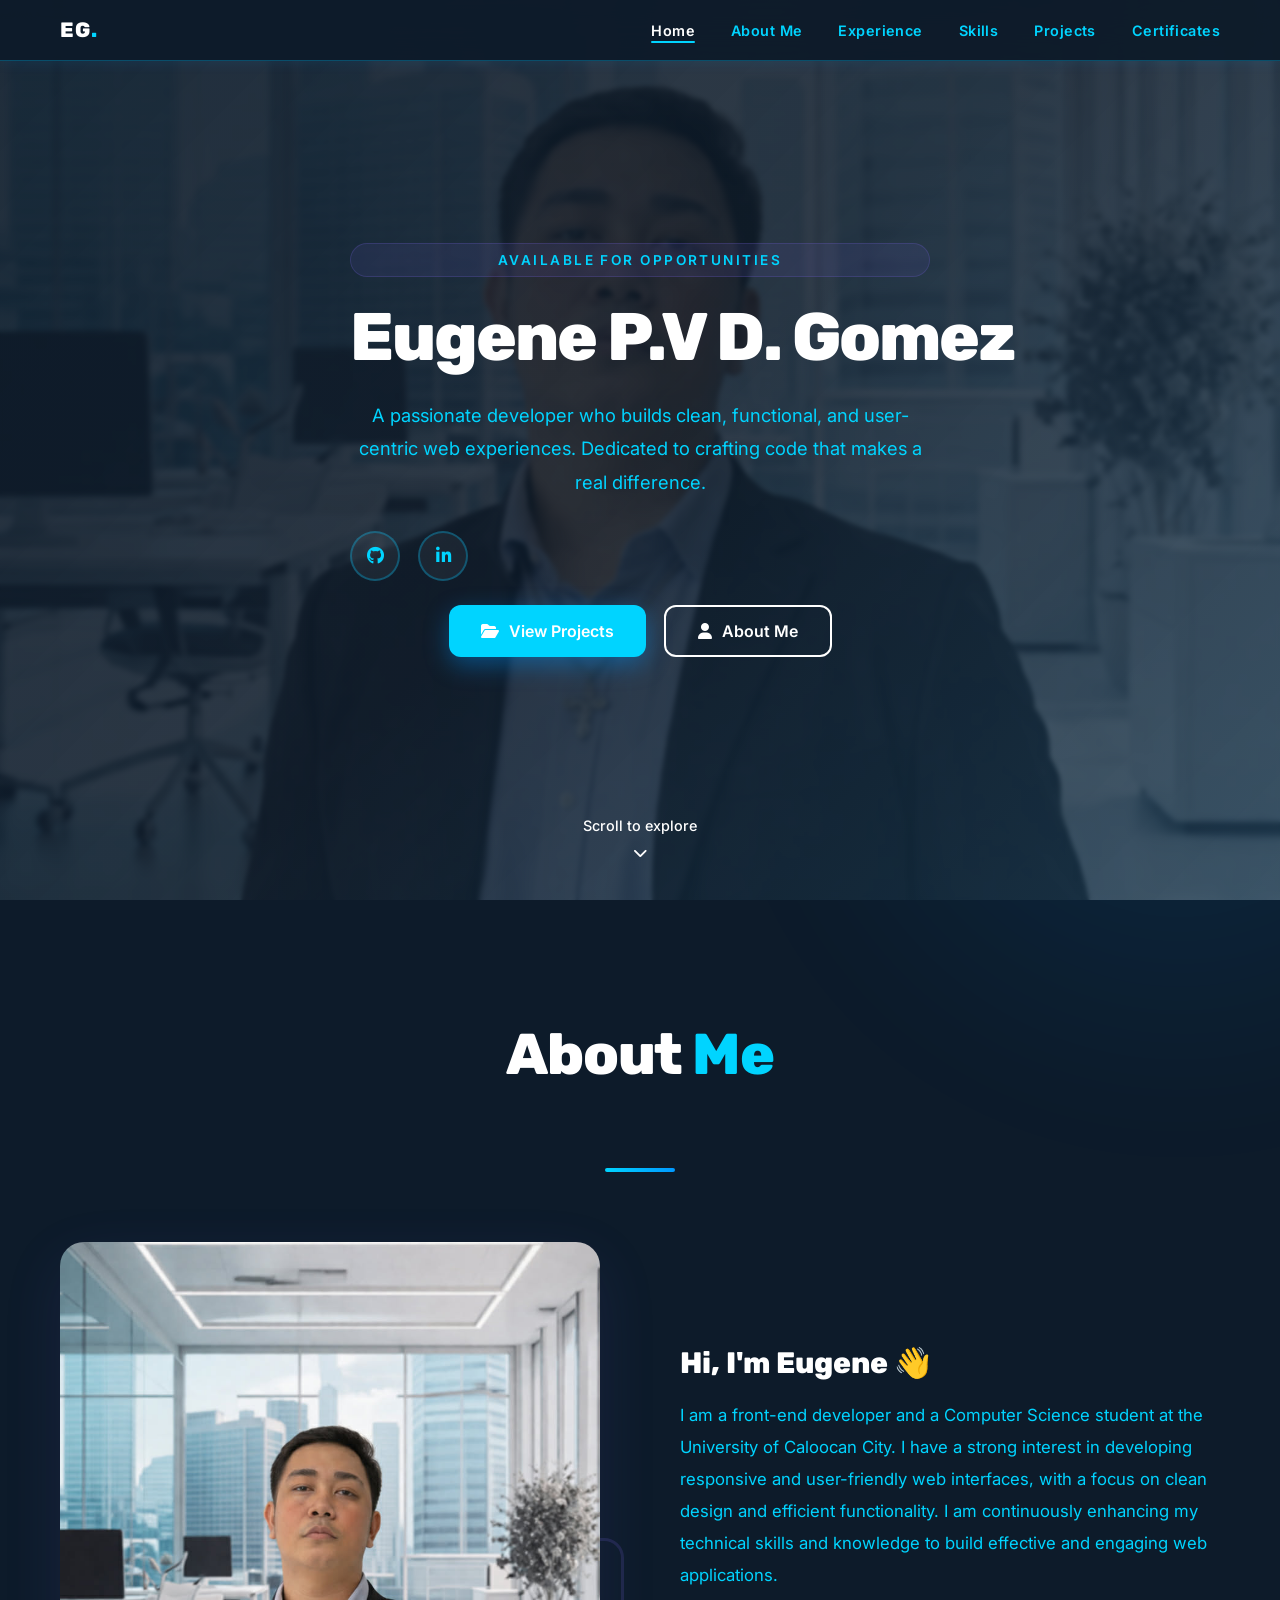
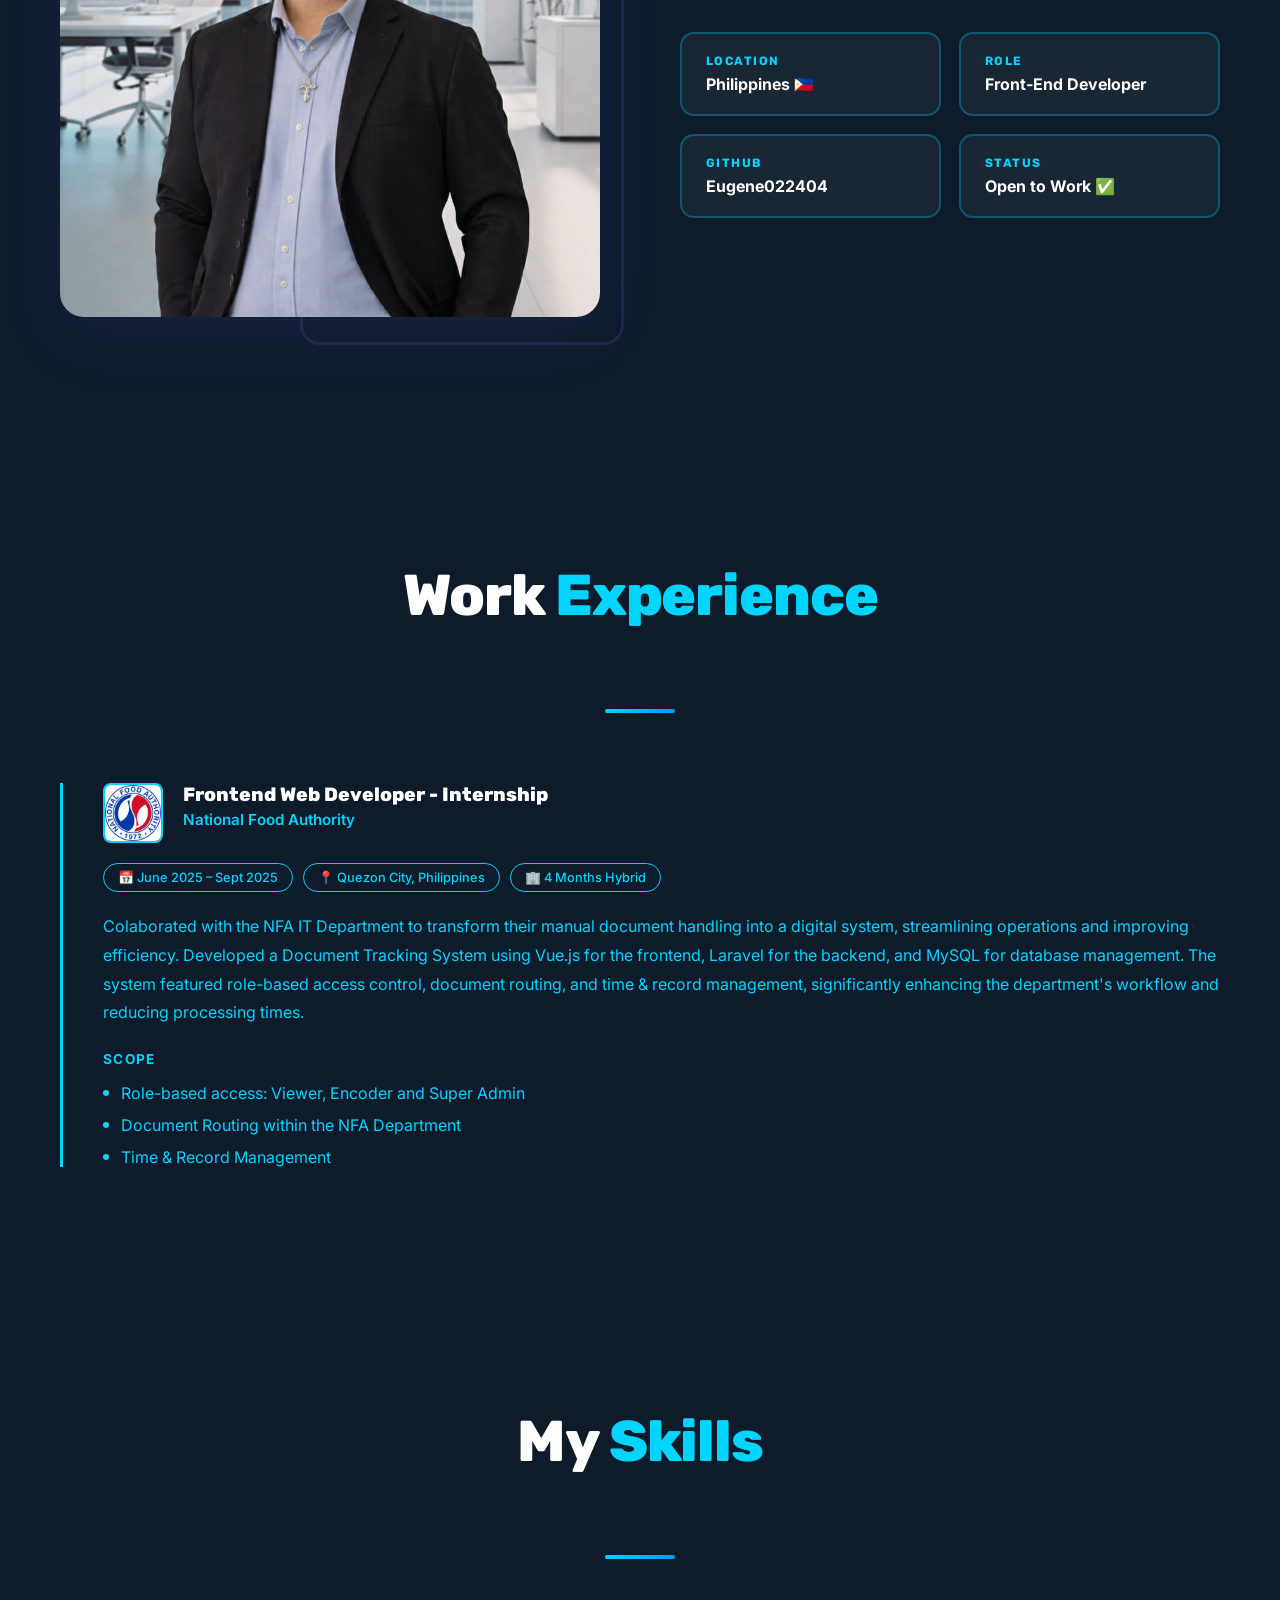
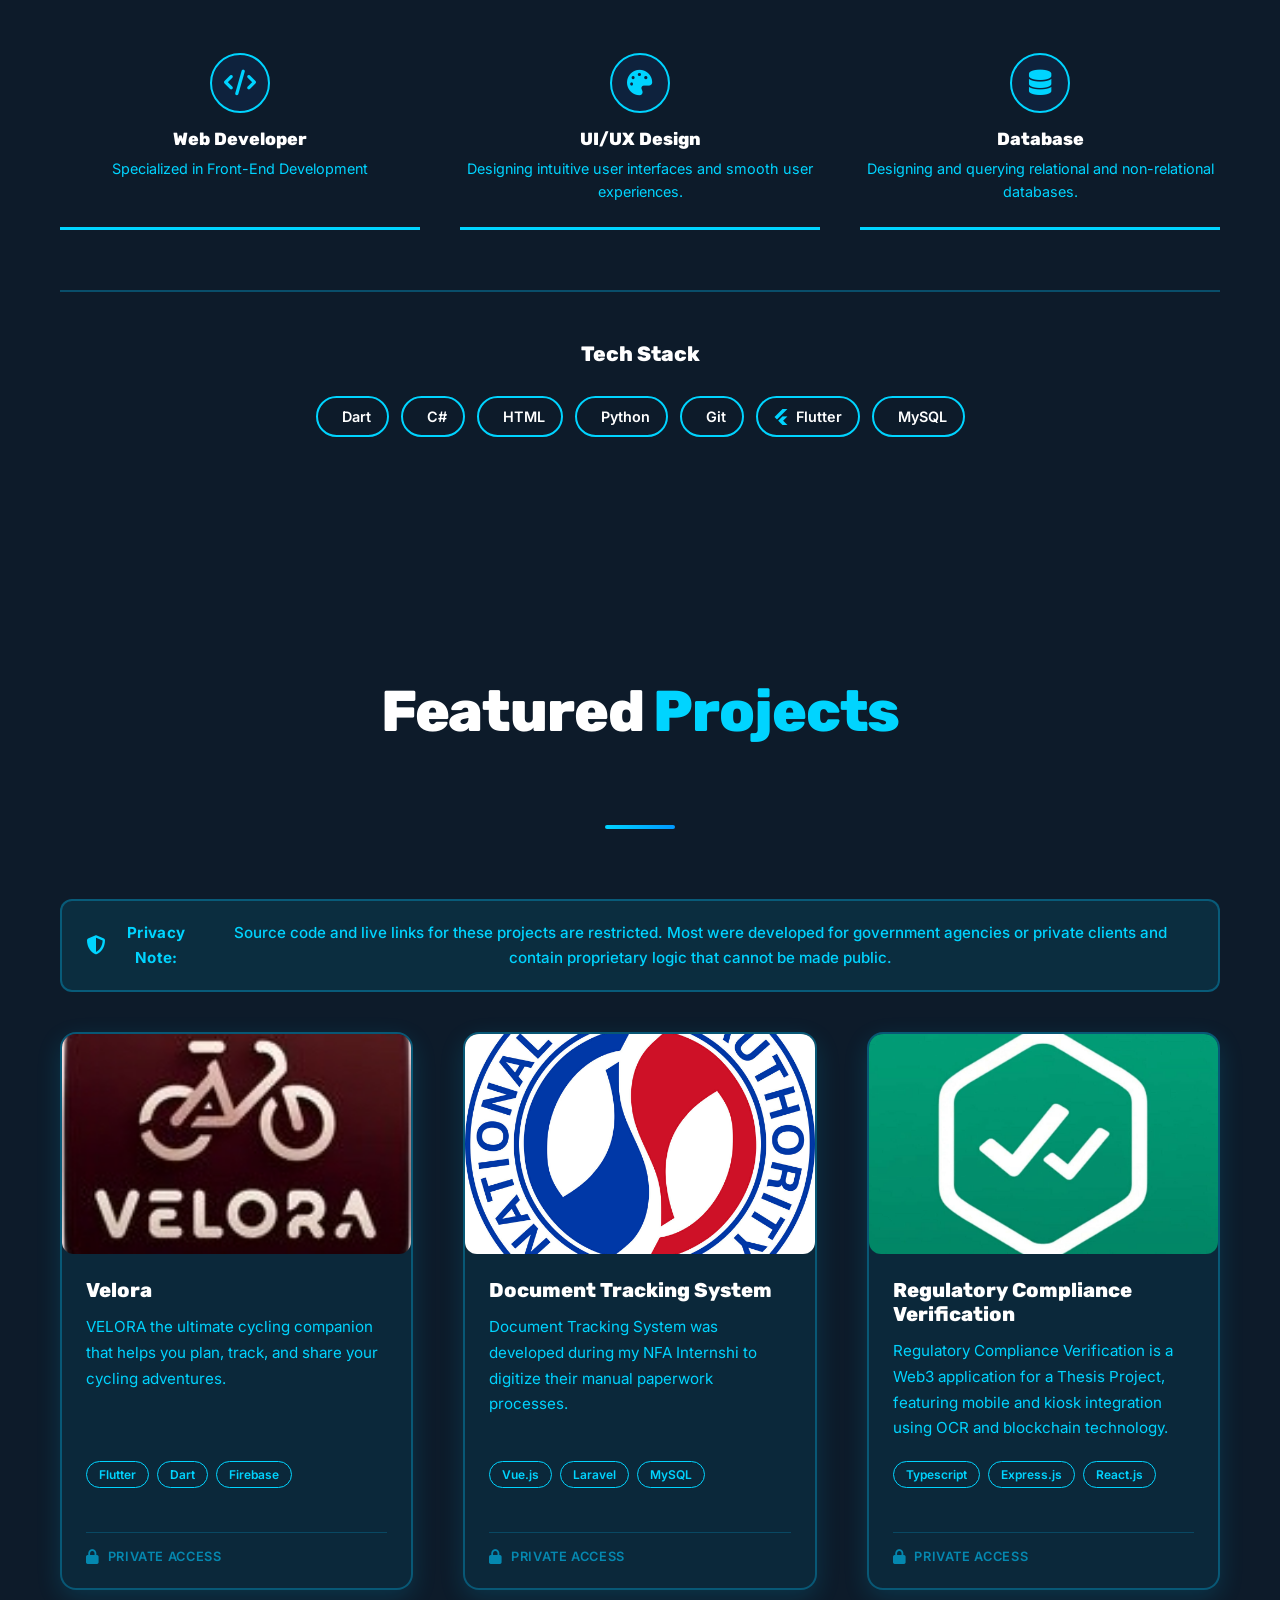
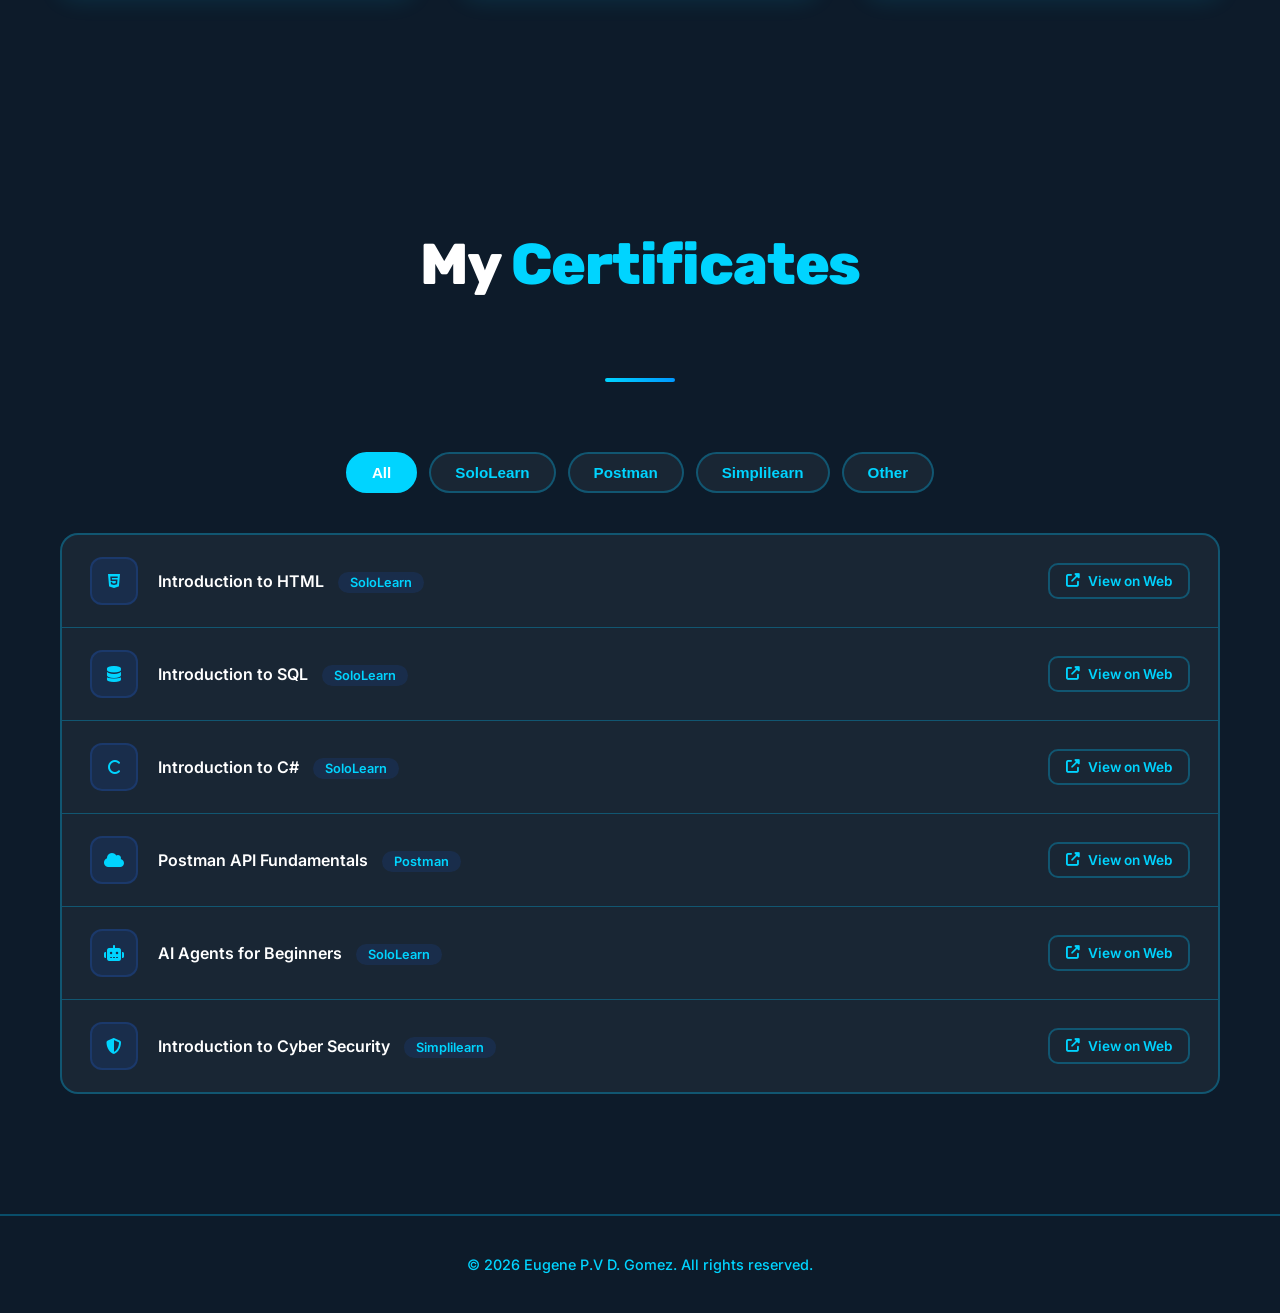
<file: index.html>
<!DOCTYPE html>
<html lang="en">
<head>
  <meta charset="UTF-8" />
  <meta name="viewport" content="width=device-width, initial-scale=1.0"/>
  <title>Eugene P.V D. Gomez — Portfolio</title>
  <link href="https://fonts.googleapis.com/css2?family=Inter:wght@300;400;500;600;700;800&family=Rubik:wght@400;500;600;700;800&display=swap" rel="stylesheet"/>
  <link rel="stylesheet" href="https://cdnjs.cloudflare.com/ajax/libs/font-awesome/6.5.0/css/all.min.css"/>
  <link rel="stylesheet" href="styles.css"/>
</head>
<body>

  <div class="blob blob-1"></div>
  <div class="blob blob-2"></div>

  <!-- NAV -->
  <nav>
    <a href="#home" class="nav-logo">EG<span>.</span></a>
    <ul class="nav-links">
      <li><a href="#home" class="active">Home</a></li>
      <li><a href="#about">About Me</a></li>
      <li><a href="#experience">Experience</a></li>
      <li><a href="#skills">Skills</a></li>
      <li><a href="#projects">Projects</a></li>
      <li><a href="#certificates">Certificates</a></li>
    </ul>
  </nav>

  <!-- HOME -->
  <section id="home">
    <div class="hero-background" style="background-image: url('images/eugenepv.jpg');">
      <div class="hero-overlay"></div>
    </div>
    <div class="hero-content fade-in visible">
      <span class="home-tag">Available for Opportunities</span>
      <h1 class="home-name">Eugene P.V D. Gomez</h1>
      <p class="home-bio">
        A passionate developer who builds clean, functional, and user-centric web experiences. Dedicated to crafting code that makes a real difference.
      </p>
      <div class="home-socials">
        <a href="https://github.com/Eugene022404" target="_blank" class="social-btn" title="GitHub"><i class="fab fa-github"></i></a>
        <a href="https://www.linkedin.com/in/eugene-p-v-d-gomez-1b78163b1/" target="_blank" class="social-btn" title="LinkedIn"><i class="fab fa-linkedin-in"></i></a>
      </div>
      <div class="cta-row">
        <a href="#projects" class="btn btn-primary"><i class="fas fa-folder-open"></i> View Projects</a>
        <a href="#about" class="btn btn-outline"><i class="fas fa-user"></i> About Me</a>
      </div>
    </div>
    <div class="scroll-indicator">
      <span>Scroll to explore</span>
      <i class="fas fa-chevron-down"></i>
    </div>
  </section>

  <!-- ABOUT -->
  <section id="about">
    <h2 class="section-title fade-in">About <span>Me</span></h2>
    <div class="section-divider fade-in"></div>
    <div class="about-grid fade-in">
      <div class="about-img-wrap">
        <img src="images/eugenepv.jpg" alt="Eugene" class="about-photo">

        <div class="about-deco"></div>
      </div>
      <div class="about-text">
        <h3>Hi, I'm Eugene 👋</h3>
        <p>
         I am a front-end developer and a Computer Science student at the University of Caloocan City. I have a strong interest in developing responsive and user-friendly web interfaces, with a focus on clean design and efficient functionality. I am continuously enhancing my technical skills and knowledge to build effective and engaging web applications.
        </p>

        <div class="about-facts">
          <div class="fact-item">
            <div class="fact-label">Location</div>
            <div class="fact-value">Philippines 🇵🇭</div>
          </div>
          <div class="fact-item">
            <div class="fact-label">Role</div>
            <div class="fact-value">Front-End Developer</div>
          </div>
          <div class="fact-item">
            <div class="fact-label">GitHub</div>
            <div class="fact-value">Eugene022404</div>
          </div>
          <div class="fact-item">
            <div class="fact-label">Status</div>
            <div class="fact-value">Open to Work ✅</div>
          </div>
        </div>
      </div>
    </div>
  </section>

  <!-- EXPERIENCE -->
  <section id="experience">
    <h2 class="section-title fade-in">Work <span>Experience</span></h2>
    <div class="section-divider fade-in"></div>
    <div class="exp-timeline fade-in">
      <div class="exp-card">
        <div class="exp-header">
          <img src="images/nfa.jpg" alt="National Food Authority" class="exp-logo">
          <div class="exp-meta">
            <div class="exp-role">Frontend Web Developer - Internship</div>
            <div class="exp-company">National Food Authority</div>
          </div>
        </div>
        <div class="exp-tags">
          <span class="tag">📅 June 2025 – Sept 2025</span>
          <span class="tag">📍 Quezon City, Philippines</span>
          <span class="tag">🏢 4 Months Hybrid</span>
        </div>
        <div class="exp-desc">
         Colaborated with the NFA IT Department to transform their manual document handling into a digital system, streamlining operations and improving efficiency. Developed a Document Tracking System using Vue.js for the frontend, Laravel for the backend, and MySQL for database management. The system featured role-based access control, document routing, and time & record management, significantly enhancing the department's workflow and reducing processing times.
        </div>
        <div class="exp-scope">
          <strong>Scope</strong>
          <ul>
            <li>Role-based access: Viewer, Encoder and Super Admin</li>
            <li>Document Routing within the NFA Department</li>
            <li>Time & Record Management</li>
          </ul>
        </div>
      </div>
    </div>
  </section>

  <!-- SKILLS -->
  <section id="skills">
    <h2 class="section-title fade-in">My <span>Skills</span></h2>
    <div class="section-divider fade-in"></div>
    <div class="skills-grid fade-in">
      <div class="skill-card">
        <div class="skill-icon"><i class="fas fa-code"></i></div>
        <div class="skill-name">Web Developer</div>
        <div class="skill-desc">Specialized in Front-End Development</div>
      </div>
      <div class="skill-card">
        <div class="skill-icon"><i class="fas fa-palette"></i></div>
        <div class="skill-name">UI/UX Design</div>
        <div class="skill-desc">Designing intuitive user interfaces and smooth user experiences.</div>
      </div>
      <div class="skill-card">
        <div class="skill-icon"><i class="fas fa-database"></i></div>
        <div class="skill-name">Database</div>
        <div class="skill-desc">Designing and querying relational and non-relational databases.</div>
      </div>
    </div>
    <div class="tech-stack-section fade-in">
      <h3>Tech Stack</h3>
      <div class="stack-pills">
        <div class="stack-pill"><i class="fab fa-dart"></i> Dart</div>
        <div class="stack-pill"><i class="fab fa-c#"></i> C#</div>
        <div class="stack-pill"><i class="fab fa-htm"></i> HTML</div>
        <div class="stack-pill"><i class="fab fa-pytho"></i> Python</div>
        <div class="stack-pill"><i class="fab fa-git-al"></i> Git</div>
        <div class="stack-pill"><i class="fab fa-flutter"></i> Flutter</div>
        <div class="stack-pill"><i class="fas fa-databas"></i> MySQL</div>
      </div>
    </div>
  </section>

  <!-- PROJECTS -->
  <section id="projects">
    <h2 class="section-title fade-in">Featured <span>Projects</span></h2>
    <div class="section-divider fade-in"></div>
    <div class="privacy-notice fade-in"><i class="fas fa-shield-alt"></i> <span class="privacy-label">Privacy Note:</span> Source code and live links for these projects are restricted. Most were developed for government agencies or private clients and contain proprietary logic that cannot be made public.</div>
    <div class="projects-grid fade-in">

      <div class="project-card">
        <img src="images/velora.jpg" alt="Velora">
        <div class="project-body">
          <div class="project-title">Velora</div>
          <div class="project-desc">VELORA the ultimate cycling companion that helps you plan, track, and share your cycling adventures.
</div>
          <div class="project-stack">
            <span class="project-tag">Flutter</span>
            <span class="project-tag">Dart</span>
            <span class="project-tag">Firebase</span>
          </div>
          <div class="project-access"><i class="fas fa-lock"></i> PRIVATE ACCESS</div>
        </div>
      </div>

      <div class="project-card">
        <img src="images/nfa.jpg" alt="Document Tracking System">
        <div class="project-body">
          <div class="project-title">Document Tracking System</div>
          <div class="project-desc">Document Tracking System was developed during my NFA Internshi to digitize their manual paperwork processes.</div>
          <div class="project-stack">
            <span class="project-tag">Vue.js</span>
            <span class="project-tag">Laravel</span>
            <span class="project-tag">MySQL</span>
          </div>
          <div class="project-access"><i class="fas fa-lock"></i> PRIVATE ACCESS</div>
        </div>
      </div>

      <div class="project-card">
        <img src="images/rcv.jpg" alt="Regulatory Compliance Verification">
        <div class="project-body">
          <div class="project-title">Regulatory Compliance Verification</div>
          <div class="project-desc">Regulatory Compliance Verification is a Web3 application for a Thesis Project, featuring mobile and kiosk integration using OCR
            and blockchain technology.
          </div>
          <div class="project-stack">
            <span class="project-tag">Typescript</span>
            <span class="project-tag">Express.js</span>
            <span class="project-tag">React.js</span>
          </div>
          <div class="project-access"><i class="fas fa-lock"></i> PRIVATE ACCESS</div>
        </div>
      </div>

    </div>
  </section>

  <!-- CERTIFICATES -->
  <section id="certificates">
    <h2 class="section-title fade-in">My <span>Certificates</span></h2>
    <div class="section-divider fade-in"></div>

    <div class="cert-filters fade-in">
      <button class="cert-filter active" onclick="filterCerts('all', this)">All</button>
      <button class="cert-filter" onclick="filterCerts('sololearn', this)">SoloLearn</button>
      <button class="cert-filter" onclick="filterCerts('postman', this)">Postman</button>
      <button class="cert-filter" onclick="filterCerts('simplilearn', this)">Simplilearn</button>
      <button class="cert-filter" onclick="filterCerts('other', this)">Other</button>
    </div>

    <div class="cert-list fade-in" id="cert-list">

      <div class="cert-item" data-source="sololearn">
        <div class="cert-icon"><i class="fab fa-html5"></i></div>
        <span class="cert-name">Introduction to HTML <span class="cert-source">SoloLearn</span></span>
        <a href="https://www.sololearn.com/en/certificates/CC-V81Y6VYZ" target="_blank" class="cert-link"><i class="fas fa-external-link-alt"></i> View on Web</a>
      </div>

      <div class="cert-item" data-source="sololearn">
        <div class="cert-icon"><i class="fas fa-database"></i></div>
        <span class="cert-name">Introduction to SQL <span class="cert-source">SoloLearn</span></span>
        <a href="https://www.sololearn.com/en/certificates/CC-GRMTPOVL" target="_blank" class="cert-link"><i class="fas fa-external-link-alt"></i> View on Web</a>
      </div>

      <div class="cert-item" data-source="sololearn">
        <div class="cert-icon"><i class="fas fa-c"></i></div>
        <span class="cert-name">Introduction to C# <span class="cert-source">SoloLearn</span></span>
        <a href="https://www.sololearn.com/en/certificates/CC-ZNI3BREEz" target="_blank" class="cert-link"><i class="fas fa-external-link-alt"></i> View on Web</a>
      </div>

      <div class="cert-item" data-source="postman">
        <div class="cert-icon"><i class="fas fa-cloud"></i></div>
        <span class="cert-name">Postman API Fundamentals <span class="cert-source">Postman</span></span>
        <a href="https://verify.skilljar.com/c/2bidjqvuegb2" target="_blank" class="cert-link"><i class="fas fa-external-link-alt"></i> View on Web</a>
      </div>

      <div class="cert-item" data-source="sololearn">
        <div class="cert-icon"><i class="fas fa-robot"></i></div>
        <span class="cert-name">AI Agents for Beginners <span class="cert-source">SoloLearn</span></span>
        <a href="https://www.sololearn.com/en/certificates/CC-NTWWOBDA" target="_blank" class="cert-link"><i class="fas fa-external-link-alt"></i> View on Web</a>
      </div>

      <div class="cert-item" data-source="simplilearn">
        <div class="cert-icon"><i class="fas fa-shield-alt"></i></div>
        <span class="cert-name">Introduction to Cyber Security <span class="cert-source">Simplilearn</span></span>
        <a href="https://simpli.app.link/Iu3llOSnK1b" target="_blank" class="cert-link"><i class="fas fa-external-link-alt"></i> View on Web</a>
      </div>

    </div>
  </section>

  <!-- FOOTER -->
  <footer>
    © 2026 <span>Eugene P.V D. Gomez</span>. All rights reserved.
  </footer>

  <!-- SCROLL TOP -->
  <button class="scroll-top" id="scrollTop" onclick="window.scrollTo({top:0,behavior:'smooth'})">
    <i class="fas fa-arrow-up"></i>
  </button>

  <script src="script.js"></script>
</body>
</html>
</file>
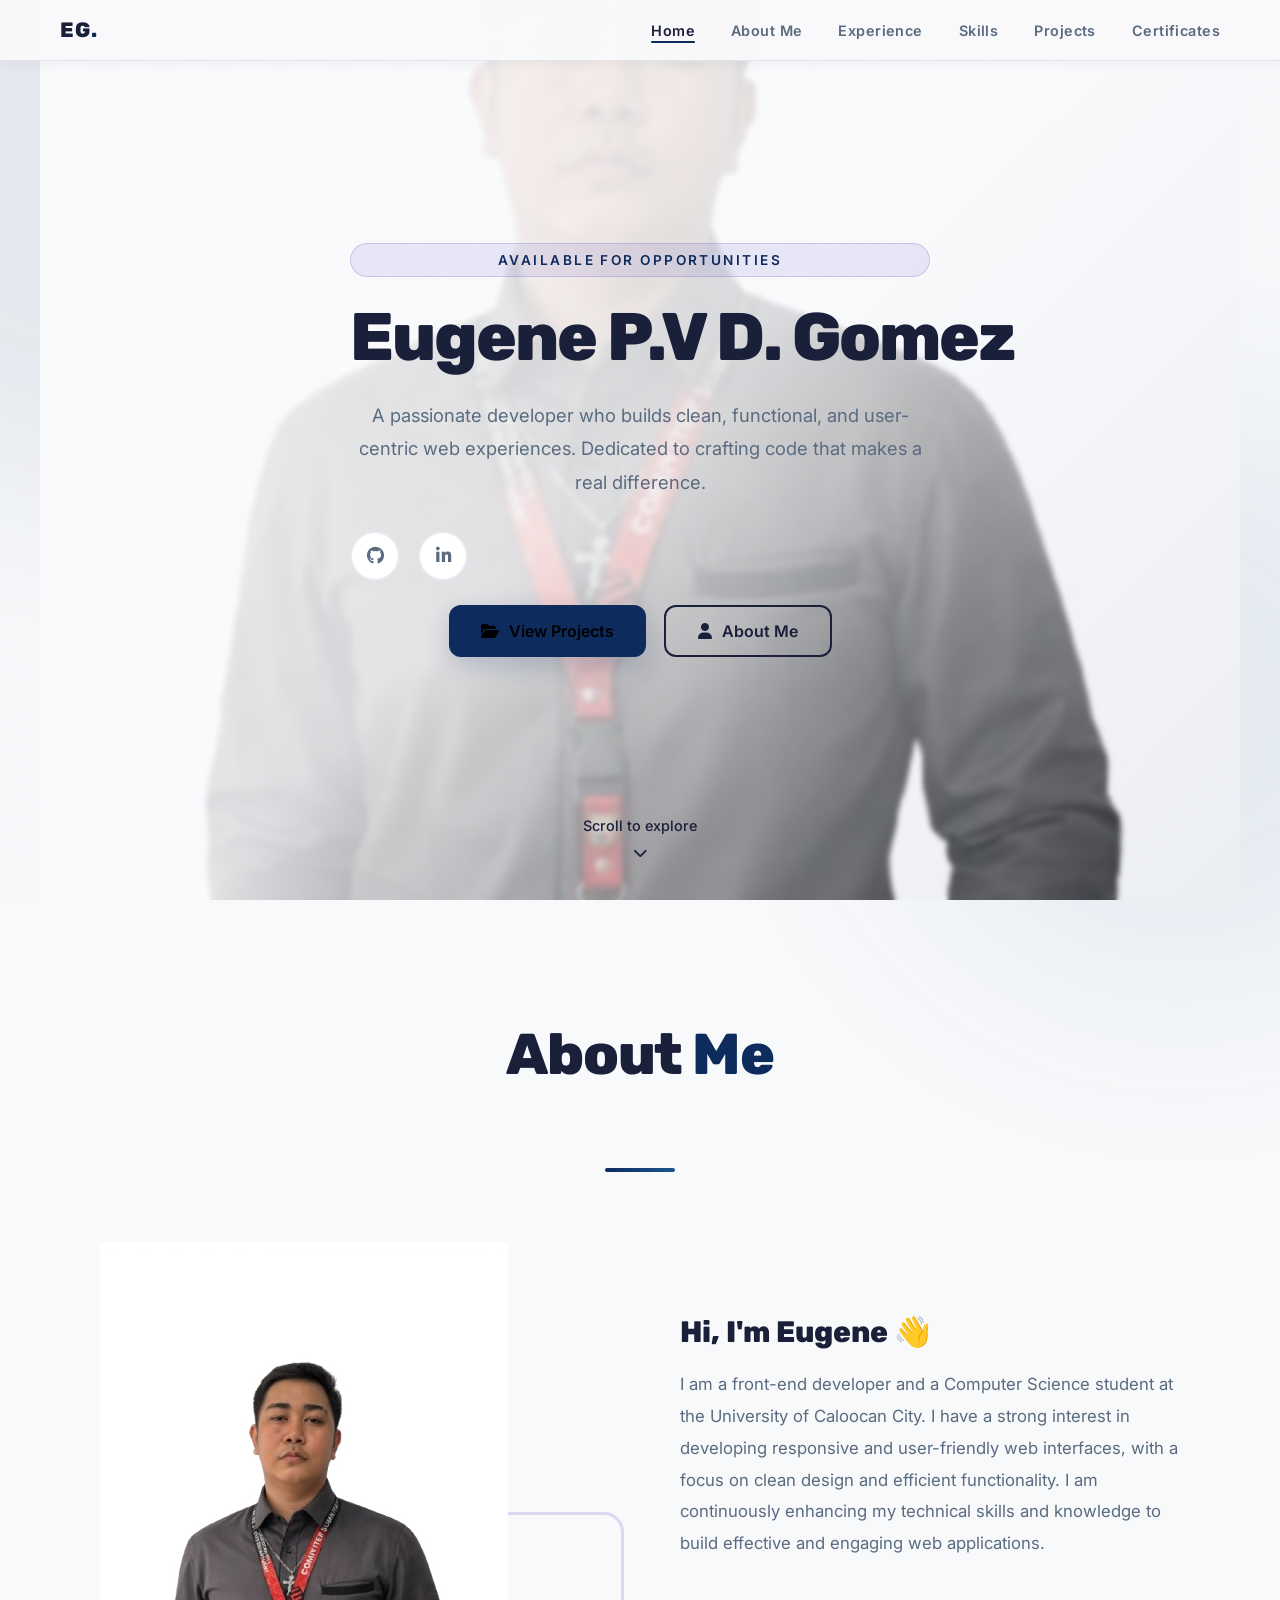
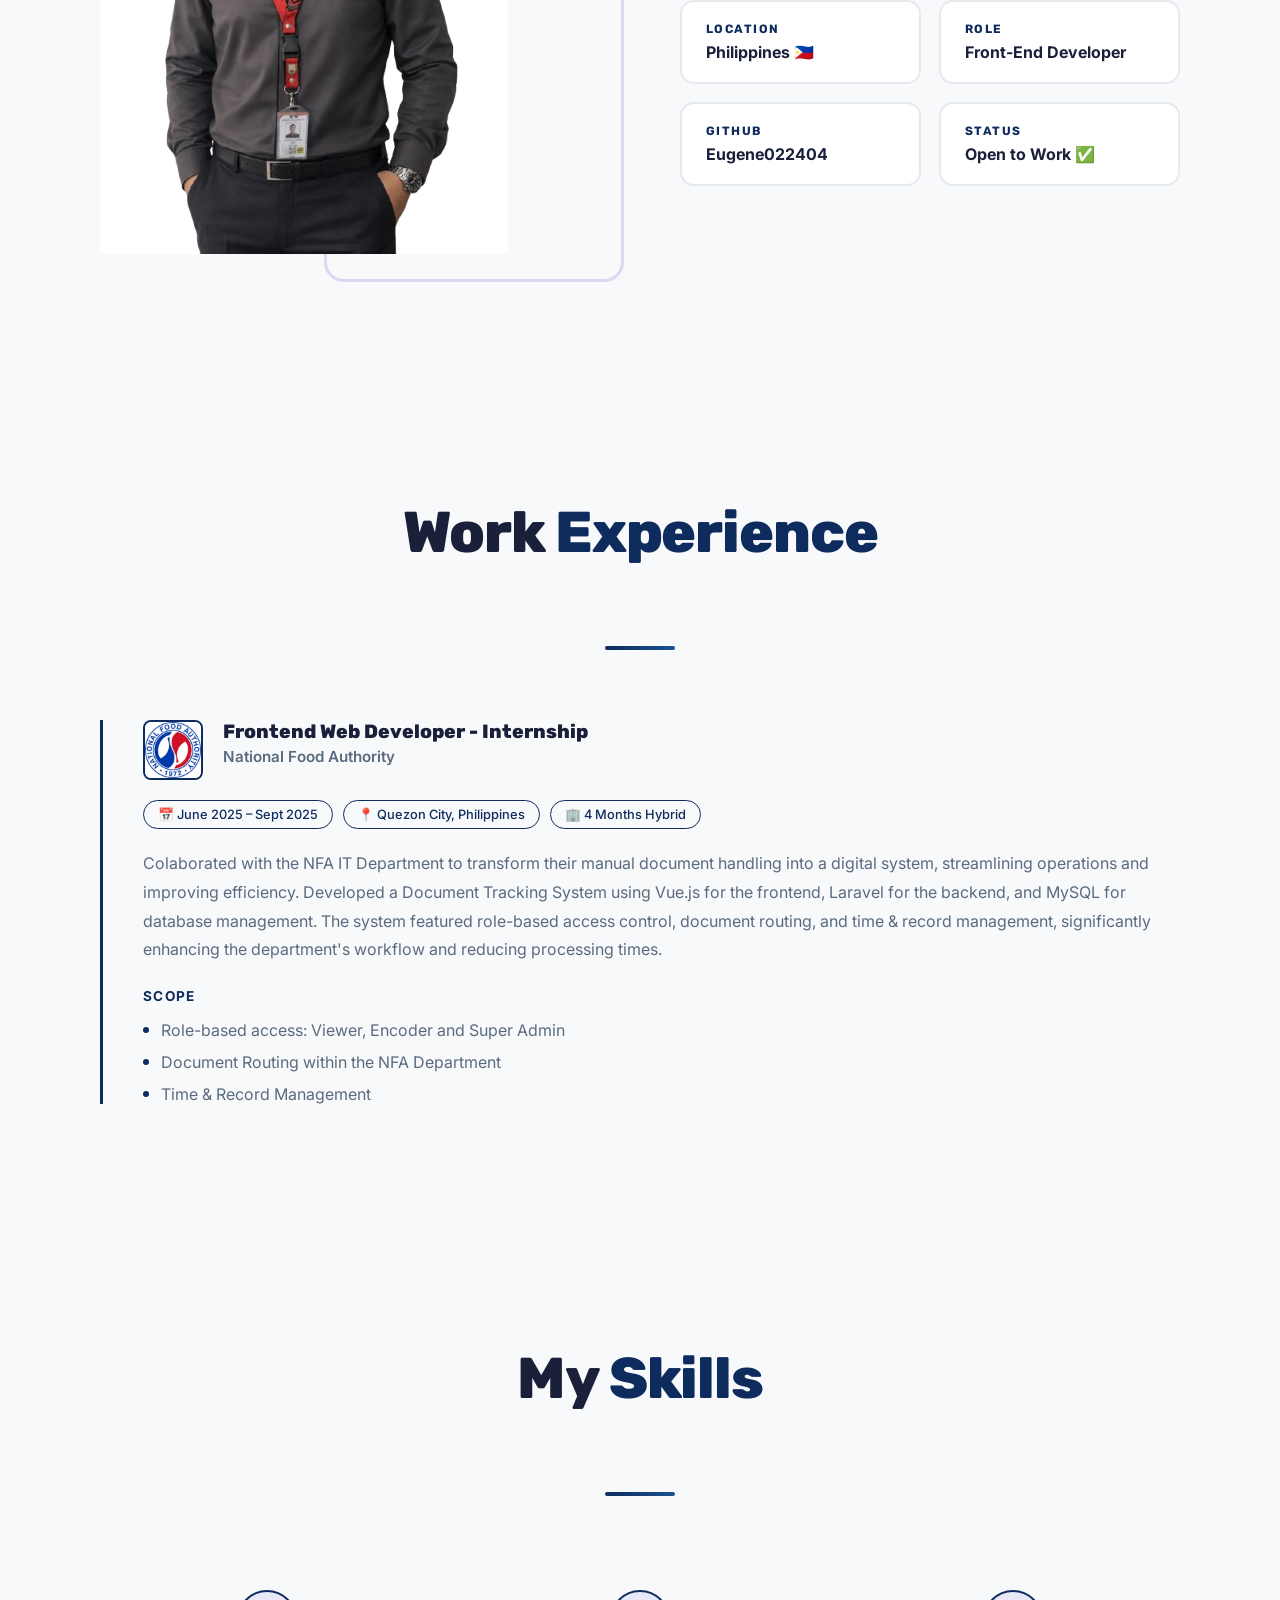
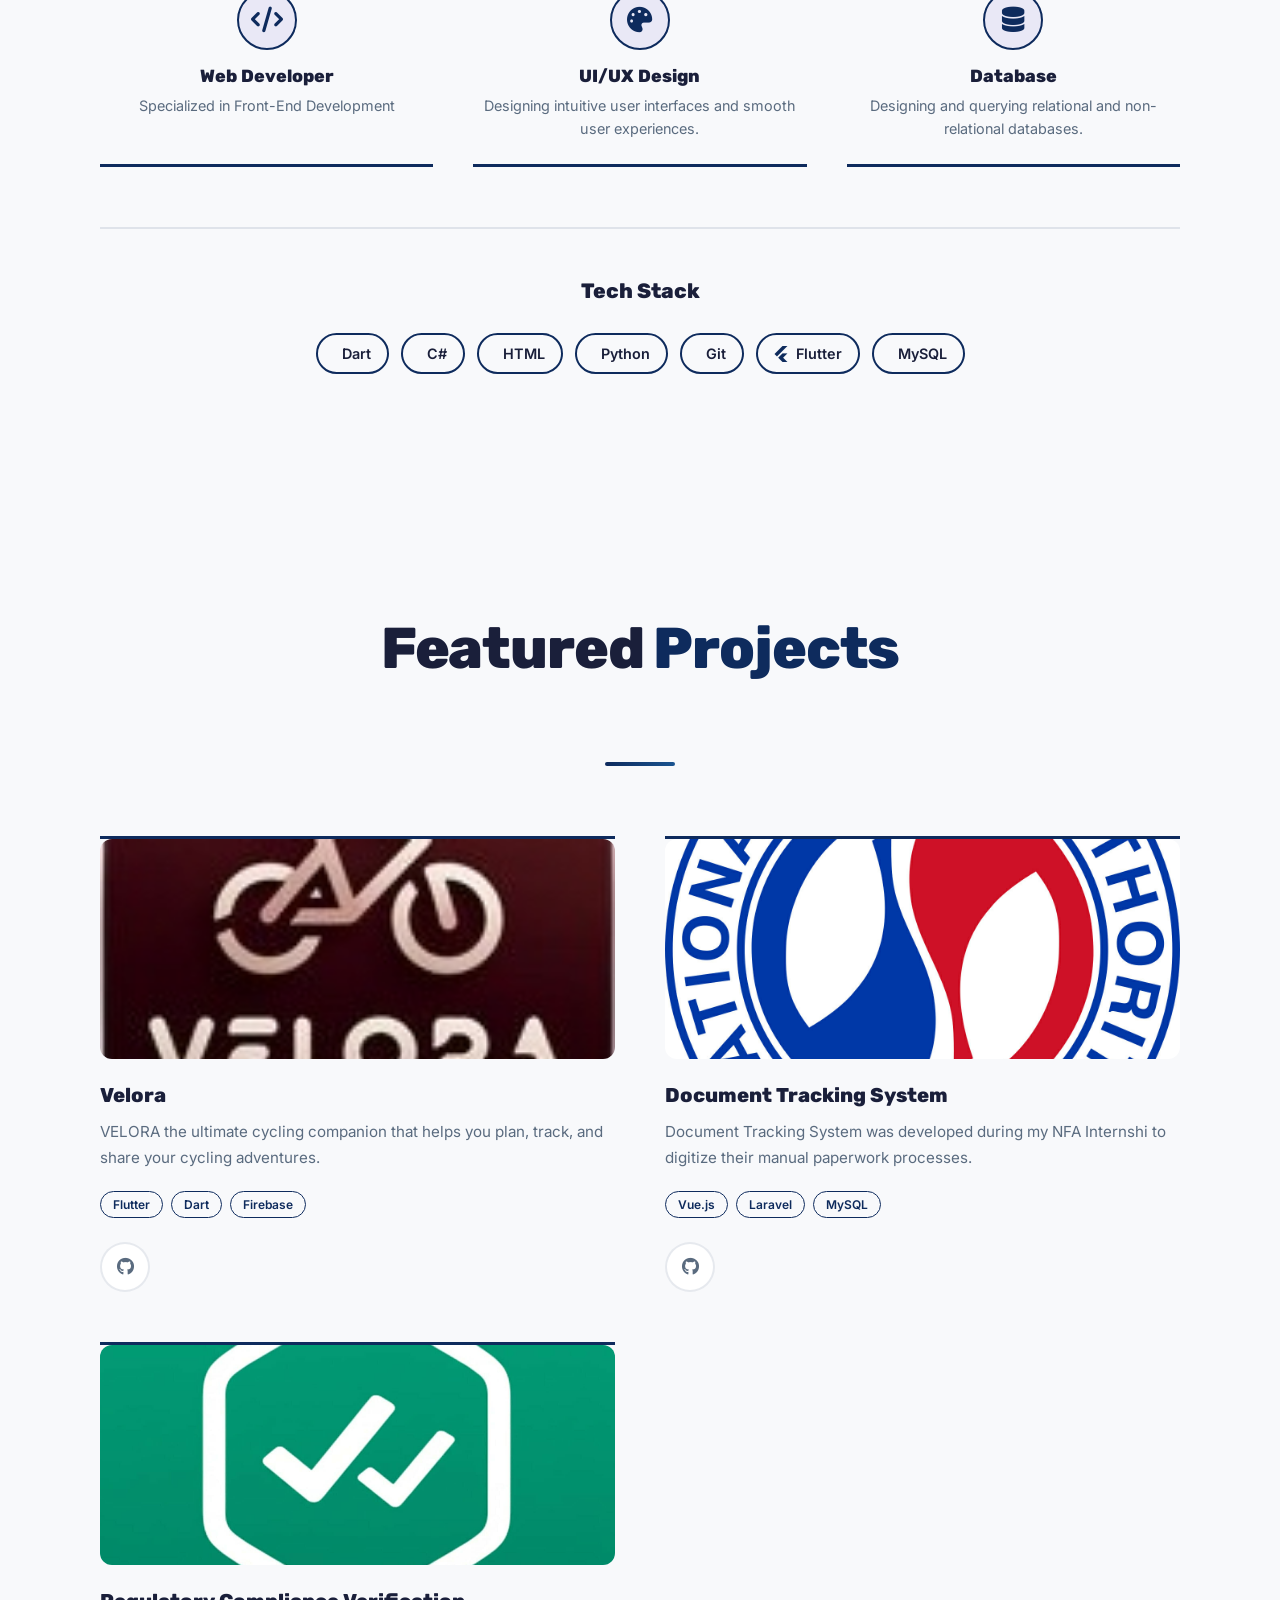
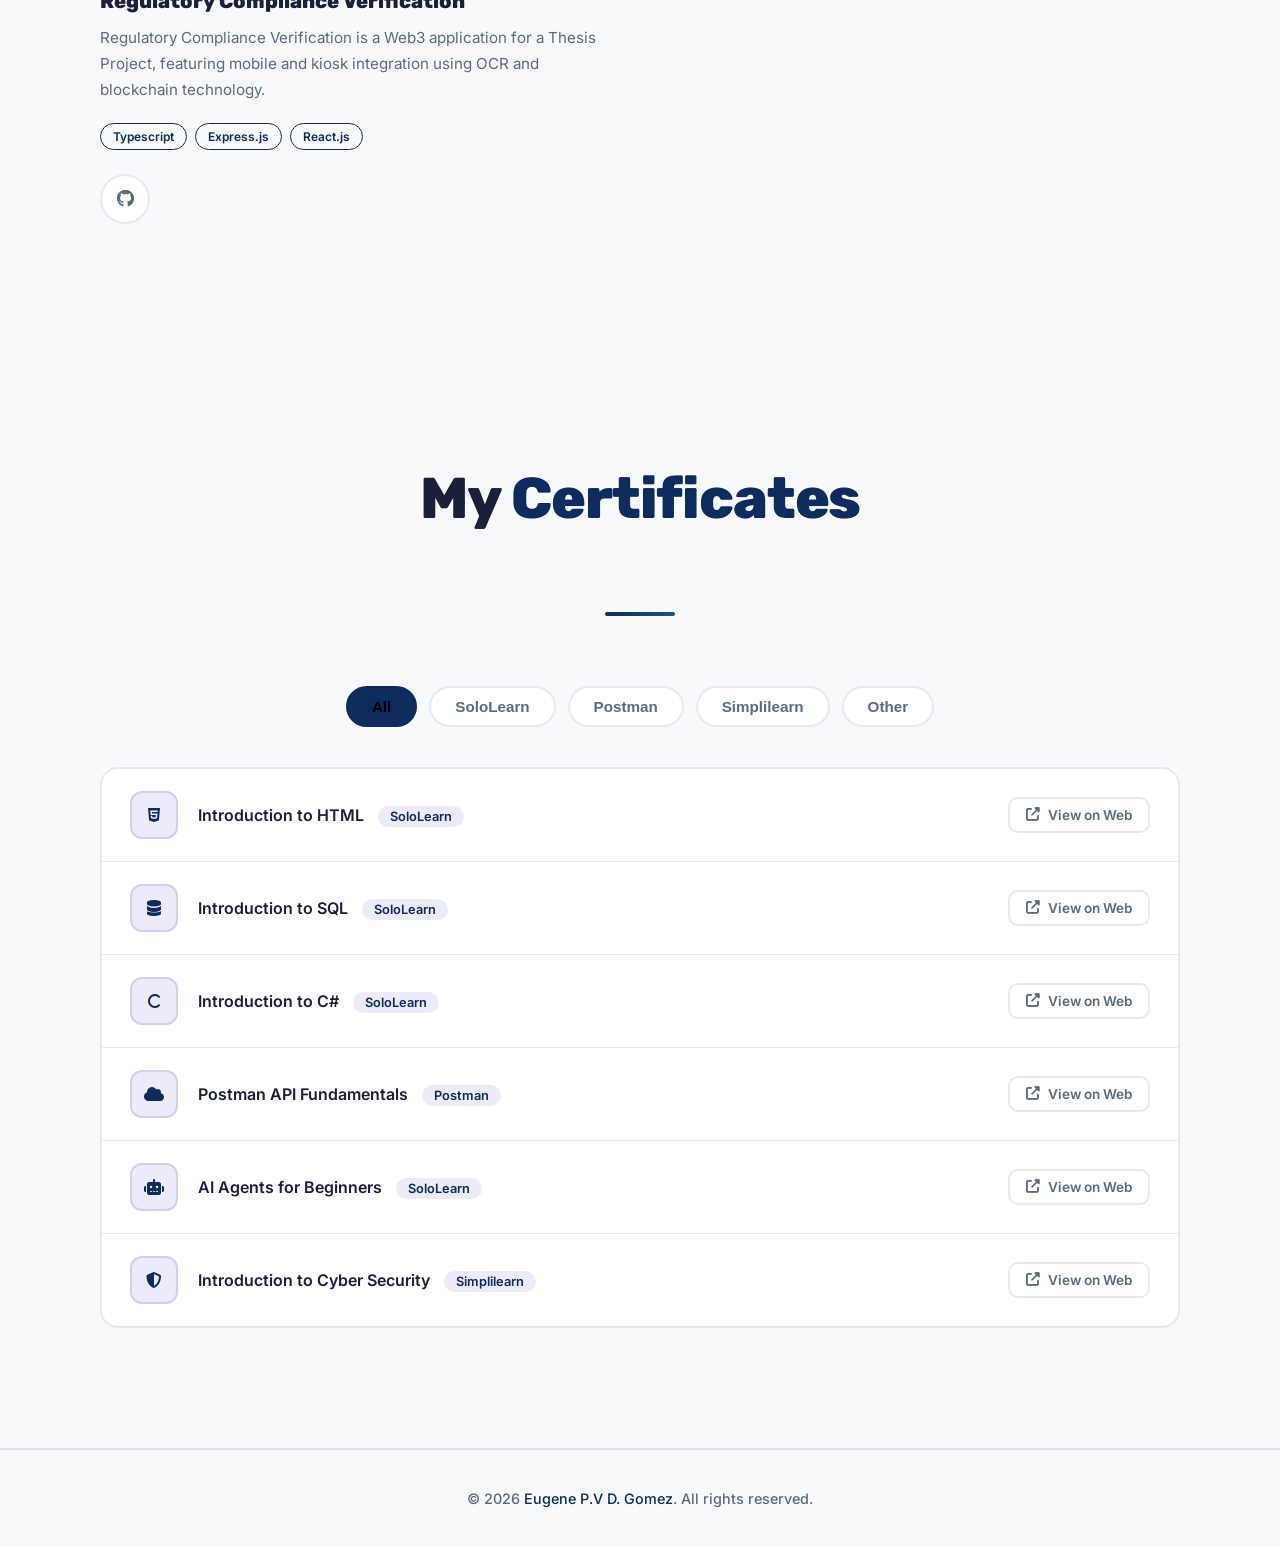
<file: Portfolio/index.html>
<!DOCTYPE html>
<html lang="en">
<head>
  <meta charset="UTF-8" />
  <meta name="viewport" content="width=device-width, initial-scale=1.0"/>
  <title>Eugene P.V D. Gomez — Portfolio</title>
  <link href="https://fonts.googleapis.com/css2?family=Inter:wght@300;400;500;600;700;800&family=Rubik:wght@400;500;600;700;800&display=swap" rel="stylesheet"/>
  <link rel="stylesheet" href="https://cdnjs.cloudflare.com/ajax/libs/font-awesome/6.5.0/css/all.min.css"/>
  <link rel="stylesheet" href="styles.css"/>
</head>
<body>

  <div class="blob blob-1"></div>
  <div class="blob blob-2"></div>

  <!-- NAV -->
  <nav>
    <a href="#home" class="nav-logo">EG<span>.</span></a>
    <ul class="nav-links">
      <li><a href="#home" class="active">Home</a></li>
      <li><a href="#about">About Me</a></li>
      <li><a href="#experience">Experience</a></li>
      <li><a href="#skills">Skills</a></li>
      <li><a href="#projects">Projects</a></li>
      <li><a href="#certificates">Certificates</a></li>
    </ul>
  </nav>

  <!-- HOME -->
  <section id="home">
    <div class="hero-background" style="background-image: url('images/eugene.jpg');">
      <div class="hero-overlay"></div>
    </div>
    <div class="hero-content fade-in visible">
      <span class="home-tag">Available for Opportunities</span>
      <h1 class="home-name">Eugene P.V D. Gomez</h1>
      <p class="home-bio">
        A passionate developer who builds clean, functional, and user-centric web experiences. Dedicated to crafting code that makes a real difference.
      </p>
      <div class="home-socials">
        <a href="https://github.com/Eugene022404" target="_blank" class="social-btn" title="GitHub"><i class="fab fa-github"></i></a>
        <a href="https://www.linkedin.com/in/eugene-p-v-d-gomez-1b78163b1/" target="_blank" class="social-btn" title="LinkedIn"><i class="fab fa-linkedin-in"></i></a>
      </div>
      <div class="cta-row">
        <a href="#projects" class="btn btn-primary"><i class="fas fa-folder-open"></i> View Projects</a>
        <a href="#about" class="btn btn-outline"><i class="fas fa-user"></i> About Me</a>
      </div>
    </div>
    <div class="scroll-indicator">
      <span>Scroll to explore</span>
      <i class="fas fa-chevron-down"></i>
    </div>
  </section>

  <!-- ABOUT -->
  <section id="about">
    <h2 class="section-title fade-in">About <span>Me</span></h2>
    <div class="section-divider fade-in"></div>
    <div class="about-grid fade-in">
      <div class="about-img-wrap">
        <img src="images/eugene.jpg" alt="Eugene">

        <div class="about-deco"></div>
      </div>
      <div class="about-text">
        <h3>Hi, I'm Eugene 👋</h3>
        <p>
         I am a front-end developer and a Computer Science student at the University of Caloocan City. I have a strong interest in developing responsive and user-friendly web interfaces, with a focus on clean design and efficient functionality. I am continuously enhancing my technical skills and knowledge to build effective and engaging web applications.
        </p>

        <div class="about-facts">
          <div class="fact-item">
            <div class="fact-label">Location</div>
            <div class="fact-value">Philippines 🇵🇭</div>
          </div>
          <div class="fact-item">
            <div class="fact-label">Role</div>
            <div class="fact-value">Front-End Developer</div>
          </div>
          <div class="fact-item">
            <div class="fact-label">GitHub</div>
            <div class="fact-value">Eugene022404</div>
          </div>
          <div class="fact-item">
            <div class="fact-label">Status</div>
            <div class="fact-value">Open to Work ✅</div>
          </div>
        </div>
      </div>
    </div>
  </section>

  <!-- EXPERIENCE -->
  <section id="experience">
    <h2 class="section-title fade-in">Work <span>Experience</span></h2>
    <div class="section-divider fade-in"></div>
    <div class="exp-timeline fade-in">
      <div class="exp-card">
        <div class="exp-header">
          <img src="images/nfa.jpg" alt="National Food Authority" class="exp-logo">
          <div class="exp-meta">
            <div class="exp-role">Frontend Web Developer - Internship</div>
            <div class="exp-company">National Food Authority</div>
          </div>
        </div>
        <div class="exp-tags">
          <span class="tag">📅 June 2025 – Sept 2025</span>
          <span class="tag">📍 Quezon City, Philippines</span>
          <span class="tag">🏢 4 Months Hybrid</span>
        </div>
        <div class="exp-desc">
         Colaborated with the NFA IT Department to transform their manual document handling into a digital system, streamlining operations and improving efficiency. Developed a Document Tracking System using Vue.js for the frontend, Laravel for the backend, and MySQL for database management. The system featured role-based access control, document routing, and time & record management, significantly enhancing the department's workflow and reducing processing times.
        </div>
        <div class="exp-scope">
          <strong>Scope</strong>
          <ul>
            <li>Role-based access: Viewer, Encoder and Super Admin</li>
            <li>Document Routing within the NFA Department</li>
            <li>Time & Record Management</li>
          </ul>
        </div>
      </div>
    </div>
  </section>

  <!-- SKILLS -->
  <section id="skills">
    <h2 class="section-title fade-in">My <span>Skills</span></h2>
    <div class="section-divider fade-in"></div>
    <div class="skills-grid fade-in">
      <div class="skill-card">
        <div class="skill-icon"><i class="fas fa-code"></i></div>
        <div class="skill-name">Web Developer</div>
        <div class="skill-desc">Specialized in Front-End Development</div>
      </div>
      <div class="skill-card">
        <div class="skill-icon"><i class="fas fa-palette"></i></div>
        <div class="skill-name">UI/UX Design</div>
        <div class="skill-desc">Designing intuitive user interfaces and smooth user experiences.</div>
      </div>
      <div class="skill-card">
        <div class="skill-icon"><i class="fas fa-database"></i></div>
        <div class="skill-name">Database</div>
        <div class="skill-desc">Designing and querying relational and non-relational databases.</div>
      </div>
    </div>
    <div class="tech-stack-section fade-in">
      <h3>Tech Stack</h3>
      <div class="stack-pills">
        <div class="stack-pill"><i class="fab fa-dart"></i> Dart</div>
        <div class="stack-pill"><i class="fab fa-c#"></i> C#</div>
        <div class="stack-pill"><i class="fab fa-htm"></i> HTML</div>
        <div class="stack-pill"><i class="fab fa-pytho"></i> Python</div>
        <div class="stack-pill"><i class="fab fa-git-al"></i> Git</div>
        <div class="stack-pill"><i class="fab fa-flutter"></i> Flutter</div>
        <div class="stack-pill"><i class="fas fa-databas"></i> MySQL</div>
      </div>
    </div>
  </section>

  <!-- PROJECTS -->
  <section id="projects">
    <h2 class="section-title fade-in">Featured <span>Projects</span></h2>
    <div class="section-divider fade-in"></div>
    <div class="projects-grid fade-in">

      <div class="project-card">
        <img src="images/velora.jpg" alt="Velora">
        <div class="project-body">
          <div class="project-title">Velora</div>
          <div class="project-desc">VELORA the ultimate cycling companion that helps you plan, track, and share your cycling adventures.
</div>
          <div class="project-stack">
            <span class="project-tag">Flutter</span>
            <span class="project-tag">Dart</span>
            <span class="project-tag">Firebase</span>
          </div>
          <div class="project-links">
            <a href="https://github.com/1Kuuu/velo" target="_blank" class="social-btn" title="GitHub"><i class="fab fa-github"></i></a>
          </div>
        </div>
      </div>

      <div class="project-card">
        <img src="images/nfa.jpg" alt="Document Tracking System">
        <div class="project-body">
          <div class="project-title">Document Tracking System</div>
          <div class="project-desc">Document Tracking System was developed during my NFA Internshi to digitize their manual paperwork processes.</div>
          <div class="project-stack">
            <span class="project-tag">Vue.js</span>
            <span class="project-tag">Laravel</span>
            <span class="project-tag">MySQL</span>
          </div>
          <div class="project-links">
            <a href="https://github.com/andrei5713/DTS" target="_blank" class="social-btn" title="GitHub"><i class="fab fa-github"></i></a>
          </div>
        </div>
      </div>

      <div class="project-card">
        <img src="images/rcv.jpg" alt="Regulatory Compliance Verification">
        <div class="project-body">
          <div class="project-title">Regulatory Compliance Verification</div>
          <div class="project-desc">Regulatory Compliance Verification is a Web3 application for a Thesis Project, featuring mobile and kiosk integration using OCR
            and blockchain technology.
          </div>
          <div class="project-stack">
            <span class="project-tag">Typescript</span>
            <span class="project-tag">Express.js</span>
            <span class="project-tag">React.js</span>
          </div>
          <div class="project-links">
            <a href="https://github.com/Genrei123/RCV" target="_blank" class="social-btn" title="GitHub"><i class="fab fa-github"></i></a>
          </div>
        </div>
      </div>

    </div>
  </section>

  <!-- CERTIFICATES -->
  <section id="certificates">
    <h2 class="section-title fade-in">My <span>Certificates</span></h2>
    <div class="section-divider fade-in"></div>

    <div class="cert-filters fade-in">
      <button class="cert-filter active" onclick="filterCerts('all', this)">All</button>
      <button class="cert-filter" onclick="filterCerts('sololearn', this)">SoloLearn</button>
      <button class="cert-filter" onclick="filterCerts('postman', this)">Postman</button>
      <button class="cert-filter" onclick="filterCerts('simplilearn', this)">Simplilearn</button>
      <button class="cert-filter" onclick="filterCerts('other', this)">Other</button>
    </div>

    <div class="cert-list fade-in" id="cert-list">

      <div class="cert-item" data-source="sololearn">
        <div class="cert-icon"><i class="fab fa-html5"></i></div>
        <span class="cert-name">Introduction to HTML <span class="cert-source">SoloLearn</span></span>
        <a href="https://www.sololearn.com/en/certificates/CC-V81Y6VYZ" target="_blank" class="cert-link"><i class="fas fa-external-link-alt"></i> View on Web</a>
      </div>

      <div class="cert-item" data-source="sololearn">
        <div class="cert-icon"><i class="fas fa-database"></i></div>
        <span class="cert-name">Introduction to SQL <span class="cert-source">SoloLearn</span></span>
        <a href="https://www.sololearn.com/en/certificates/CC-GRMTPOVL" target="_blank" class="cert-link"><i class="fas fa-external-link-alt"></i> View on Web</a>
      </div>

      <div class="cert-item" data-source="sololearn">
        <div class="cert-icon"><i class="fas fa-c"></i></div>
        <span class="cert-name">Introduction to C# <span class="cert-source">SoloLearn</span></span>
        <a href="https://www.sololearn.com/en/certificates/CC-ZNI3BREEz" target="_blank" class="cert-link"><i class="fas fa-external-link-alt"></i> View on Web</a>
      </div>

      <div class="cert-item" data-source="postman">
        <div class="cert-icon"><i class="fas fa-cloud"></i></div>
        <span class="cert-name">Postman API Fundamentals <span class="cert-source">Postman</span></span>
        <a href="https://verify.skilljar.com/c/2bidjqvuegb2" target="_blank" class="cert-link"><i class="fas fa-external-link-alt"></i> View on Web</a>
      </div>

      <div class="cert-item" data-source="sololearn">
        <div class="cert-icon"><i class="fas fa-robot"></i></div>
        <span class="cert-name">AI Agents for Beginners <span class="cert-source">SoloLearn</span></span>
        <a href="https://www.sololearn.com/en/certificates/CC-NTWWOBDA" target="_blank" class="cert-link"><i class="fas fa-external-link-alt"></i> View on Web</a>
      </div>

      <div class="cert-item" data-source="simplilearn">
        <div class="cert-icon"><i class="fas fa-shield-alt"></i></div>
        <span class="cert-name">Introduction to Cyber Security <span class="cert-source">Simplilearn</span></span>
        <a href="https://simpli.app.link/Iu3llOSnK1b" target="_blank" class="cert-link"><i class="fas fa-external-link-alt"></i> View on Web</a>
      </div>

    </div>
  </section>

  <!-- FOOTER -->
  <footer>
    © 2026 <span>Eugene P.V D. Gomez</span>. All rights reserved.
  </footer>

  <!-- SCROLL TOP -->
  <button class="scroll-top" id="scrollTop" onclick="window.scrollTo({top:0,behavior:'smooth'})">
    <i class="fas fa-arrow-up"></i>
  </button>

  <script src="script.js"></script>
</body>
</html>
</file>
<file: styles.css>
:root {
  --bg: #0d1b2a;
  --bg2: #132f4c;
  --bg3: #1a3a52;
  --card: rgba(255, 255, 255, 0.05);
  --card-border: rgba(0, 200, 255, 0.3);
  --accent: #00d4ff;
  --accent2: #0099ff;
  --accent-glow: rgba(0, 150, 255, 0.4);
  --text: #ffffff;
  --muted: #00d4ff;
  --white: #ffffff;
}

*, *::before, *::after { box-sizing: border-box; margin: 0; padding: 0; }

html { scroll-behavior: smooth; }

body {
  font-family: 'Inter', sans-serif;
  background: var(--bg);
  color: var(--text);
  overflow-x: hidden;
}

/* ─── NOISE OVERLAY ─── */
body::before {
  content: '';
  position: fixed;
  inset: 0;
  background-image: url("data:image/svg+xml,%3Csvg viewBox='0 0 256 256' xmlns='http://www.w3.org/2000/svg'%3E%3Cfilter id='n'%3E%3CfeTurbulence type='fractalNoise' baseFrequency='0.9' numOctaves='4' stitchTiles='stitch'/%3E%3C/filter%3E%3Crect width='100%25' height='100%25' filter='url(%23n)' opacity='0.015'/%3E%3C/svg%3E");
  pointer-events: none;
  z-index: 0;
}

/* ─── NAVBAR ─── */
nav {
  position: fixed;
  top: 0; left: 0; right: 0;
  z-index: 100;
  display: flex;
  align-items: center;
  justify-content: space-between;
  padding: 18px 60px;
  background: rgba(13, 27, 42, 0.95);
  backdrop-filter: blur(18px);
  border-bottom: 1px solid var(--card-border);
  box-shadow: 0 2px 12px rgba(0, 150, 255, 0.1);
}

.nav-logo {
  font-family: 'Rubik', sans-serif;
  font-weight: 800;
  font-size: 1.3rem;
  letter-spacing: 0.05em;
  color: var(--text);
  text-decoration: none;
}

.nav-logo span { color: var(--accent); }

.nav-links {
  display: flex;
  gap: 36px;
  list-style: none;
}

.nav-links a {
  font-size: 0.9rem;
  font-weight: 600;
  color: var(--muted);
  text-decoration: none;
  letter-spacing: 0.03em;
  transition: color 0.2s;
  position: relative;
}

.nav-links a::after {
  content: '';
  position: absolute;
  bottom: -4px; left: 0;
  width: 0; height: 2px;
  background: var(--accent);
  border-radius: 2px;
  transition: width 0.25s;
}

.nav-links a:hover, .nav-links a.active { color: var(--text); }
.nav-links a:hover::after, .nav-links a.active::after { width: 100%; }

/* ─── SECTIONS ─── */
section {
  position: relative;
  z-index: 1;
  padding: 120px 60px;
  max-width: 100%;
  margin: 0 auto;
}

section#home {
  min-height: 100vh;
  position: relative;
  display: flex;
  align-items: center;
  justify-content: center;
  padding: 0;
  overflow: hidden;
}

/* ─── FULL SCREEN HERO ─── */
.hero-background {
  position: absolute;
  inset: 0;
  background-size: cover;
  background-position: center;
  background-attachment: fixed;
}

.hero-overlay {
  position: absolute;
  inset: 0;
  background: linear-gradient(135deg, rgba(13, 27, 42, 0.92) 0%, rgba(13, 27, 42, 0.85) 50%, rgba(26, 58, 82, 0.8) 100%);
  backdrop-filter: blur(2px);
}

.hero-content {
  position: relative;
  z-index: 2;
  max-width: 700px;
  padding: 60px;
  display: flex;
  flex-direction: column;
  gap: 24px;
  text-align: center;
}

.scroll-indicator {
  position: absolute;
  bottom: 40px;
  left: 50%;
  transform: translateX(-50%);
  display: flex;
  flex-direction: column;
  align-items: center;
  gap: 12px;
  color: var(--text);
  font-size: 0.9rem;
  font-weight: 500;
  animation: bounce 2s infinite;
  z-index: 2;
}

@keyframes bounce {
  0%, 100% { transform: translateX(-50%) translateY(0); }
  50% { transform: translateX(-50%) translateY(-10px); }
}

.section-title {
  font-family: 'Rubik', sans-serif;
  font-size: clamp(2.4rem, 5vw, 3.6rem);
  font-weight: 800;
  color: var(--text);
  text-align: center;
  margin-bottom: 80px;
  letter-spacing: -0.02em;
}

.section-title span { color: var(--accent); }

/* ─── HOME ─── */
.home-inner { display: flex; flex-direction: column; align-items: center; gap: 36px; }

.avatar-wrap {
  width: 160px; height: 160px;
  border-radius: 50%;
  padding: 5px;
  background: linear-gradient(135deg, var(--accent), var(--accent2));
  box-shadow: 0 12px 48px var(--accent-glow);
  animation: float 4s ease-in-out infinite;
}

.avatar-wrap img {
  width: 100%; height: 100%;
  border-radius: 50%;
  object-fit: cover;
  border: 4px solid var(--bg);
}

.avatar-placeholder {
  width: 100%; height: 100%;
  border-radius: 50%;
  background: var(--bg3);
  border: 4px solid var(--bg);
  display: flex; align-items: center; justify-content: center;
  font-family: 'Syne', sans-serif;
  font-size: 2.2rem;
  font-weight: 800;
  color: var(--accent);
}

@keyframes float {
  0%, 100% { transform: translateY(0); }
  50% { transform: translateY(-12px); }
}

.home-tag {
  font-size: 0.85rem;
  font-weight: 600;
  letter-spacing: 0.18em;
  text-transform: uppercase;
  color: var(--accent);
  background: rgba(107, 92, 206, 0.12);
  border: 1px solid rgba(107, 92, 206, 0.25);
  padding: 8px 20px;
  border-radius: 999px;
}

.home-name {
  font-family: 'Rubik', sans-serif;
  font-size: clamp(2.8rem, 6vw, 4.2rem);
  font-weight: 800;
  color: var(--text);
  line-height: 1.1;
  letter-spacing: -0.03em;
  white-space: nowrap;
}


.home-bio {
  max-width: 580px;
  font-size: 1.15rem;
  line-height: 1.8;
  color: var(--muted);
  font-weight: 400;
}

.home-socials {
  display: flex;
  gap: 18px;
  margin-top: 8px;
}

.social-btn {
  width: 50px; height: 50px;
  border-radius: 50%;
  background: var(--card);
  border: 2px solid var(--card-border);
  display: flex; align-items: center; justify-content: center;
  color: var(--muted);
  font-size: 1.1rem;
  text-decoration: none;
  transition: all 0.25s;
}

.social-btn:hover {
  background: var(--accent);
  border-color: var(--accent);
  color: var(--white);
  transform: translateY(-4px);
  box-shadow: 0 12px 28px var(--accent-glow);
}

.cta-row {
  display: flex; gap: 18px; flex-wrap: wrap; justify-content: center;
}

.btn {
  display: inline-flex; align-items: center; gap: 10px;
  padding: 14px 32px;
  border-radius: 12px;
  font-family: 'Inter', sans-serif;
  font-size: 1rem;
  font-weight: 600;
  text-decoration: none;
  cursor: pointer;
  border: none;
  transition: all 0.25s;
}

.btn-primary {
  background: var(--accent);
  color: var(--white);
  box-shadow: 0 8px 24px var(--accent-glow);
}

.btn-primary:hover {
  background: var(--accent2);
  transform: translateY(-3px);
  box-shadow: 0 12px 32px rgba(37, 99, 235, 0.3);
}

.btn-outline {
  background: transparent;
  color: var(--text);
  border: 2px solid var(--text);
}

.btn-outline:hover {
  border-color: var(--accent);
  color: var(--accent);
  transform: translateY(-3px);
}

/* ─── ABOUT ─── */
.about-grid {
  display: grid;
  grid-template-columns: 1fr 1fr;
  gap: 80px;
  align-items: center;
}

.about-img-wrap {
  position: relative;
}

.about-photo {
  width: 100%;
  aspect-ratio: 4/5;
  object-fit: cover;
  border-radius: 24px;
  border: none;
  box-shadow: 0 20px 60px rgba(107, 92, 206, 0.12);
}

.about-photo-placeholder {
  width: 100%;
  aspect-ratio: 4/5;
  border-radius: 24px;
  border: 2px solid var(--card-border);
  background: var(--card);
  display: flex; align-items: center; justify-content: center;
  font-family: 'Syne', sans-serif;
  font-size: 5rem;
  font-weight: 800;
  color: rgba(107, 92, 206, 0.18);
}

.about-deco {
  position: absolute;
  bottom: -24px; right: -24px;
  width: 60%; height: 60%;
  border-radius: 20px;
  border: 3px solid rgba(107, 92, 206, 0.2);
  z-index: -1;
}

.about-text h3 {
  font-family: 'Rubik', sans-serif;
  font-size: 1.85rem;
  font-weight: 800;
  color: var(--text);
  margin-bottom: 20px;
}

.about-text p {
  color: var(--muted);
  line-height: 1.9;
  margin-bottom: 20px;
  font-weight: 400;
  font-size: 1.05rem;
}

.about-facts {
  display: grid;
  grid-template-columns: 1fr 1fr;
  gap: 18px;
  margin-top: 40px;
}

.fact-item {
  background: var(--card);
  border: 2px solid var(--card-border);
  border-radius: 14px;
  padding: 20px 24px;
}

.fact-label {
  font-size: 0.75rem;
  text-transform: uppercase;
  letter-spacing: 0.12em;
  color: var(--accent);
  margin-bottom: 6px;
  font-weight: 700;
  font-family: 'Rubik', sans-serif;
}

.fact-value {
  font-size: 1rem;
  font-weight: 700;
  color: var(--text);
}

/* ─── EXPERIENCE ─── */
.exp-timeline {
  position: relative;
  padding: 0;
  display: flex;
  flex-direction: column;
  gap: 40px;
}

.exp-card {
  background: transparent;
  border: none;
  border-left: 3px solid var(--accent);
  border-radius: 0;
  padding: 0 0 0 40px;
  position: relative;
  transition: all 0.25s;
}

.exp-card:hover {
  border-left-color: var(--accent2);
}

.exp-card::before {
  display: none;
}

.exp-header {
  display: flex; gap: 20px; align-items: flex-start;
  margin-bottom: 20px;
  padding: 0;
}

.exp-logo {
  width: 60px;
  height: 60px;
  border-radius: 8px;
  object-fit: cover;
  flex-shrink: 0;
  border: 2px solid var(--accent);
}

.exp-icon {
  width: 48px; height: 48px;
  border-radius: 50%;
  background: transparent;
  border: 2px solid var(--accent);
  display: flex; align-items: center; justify-content: center;
  font-size: 1.2rem;
  color: var(--accent);
  flex-shrink: 0;
}

.exp-meta { flex: 1; }
.exp-role { font-family: 'Rubik', sans-serif; font-size: 1.2rem; font-weight: 800; color: var(--text); }
.exp-company { font-size: 0.95rem; font-weight: 600; color: var(--muted); margin-top: 4px; }

.exp-tags {
  display: flex; gap: 10px; flex-wrap: wrap;
  padding: 0;
  margin-bottom: 20px;
}

.tag {
  font-size: 0.8rem;
  padding: 6px 14px;
  border-radius: 999px;
  background: transparent;
  border: 1px solid var(--accent);
  color: var(--accent);
  font-weight: 500;
}

.exp-desc {
  padding: 0;
  color: var(--muted);
  font-size: 1rem;
  line-height: 1.8;
  margin-bottom: 24px;
  font-weight: 400;
}

.exp-scope {
  padding: 0;
}

.exp-scope strong {
  display: block;
  font-size: 0.85rem;
  text-transform: uppercase;
  letter-spacing: 0.1em;
  color: var(--accent);
  margin-bottom: 16px;
  font-weight: 700;
}

.exp-scope ul {
  list-style: none;
  display: flex; flex-direction: column; gap: 12px;
}

.exp-scope li {
  display: flex; align-items: center; gap: 12px;
  color: var(--muted);
  font-size: 1rem;
  font-weight: 400;
}

.exp-scope li::before {
  content: '';
  width: 6px; height: 6px;
  border-radius: 50%;
  background: var(--accent);
  flex-shrink: 0;
}

/* ─── SKILLS ─── */
.skills-grid {
  display: grid;
  grid-template-columns: repeat(auto-fit, minmax(280px, 1fr));
  gap: 40px;
  margin-bottom: 60px;
}

.skill-card {
  background: transparent;
  border: none;
  border-bottom: 3px solid var(--accent);
  border-radius: 0;
  padding: 24px 0;
  text-align: center;
  transition: all 0.25s;
  cursor: default;
  display: flex;
  flex-direction: column;
  align-items: center;
}

.skill-card:hover {
  border-color: var(--accent2);
  transform: translateY(-4px);
}

.skill-icon {
  width: 60px;
  height: 60px;
  border-radius: 50%;
  background: rgba(37, 99, 235, 0.1);
  border: 2px solid var(--accent);
  display: flex;
  align-items: center;
  justify-content: center;
  margin-bottom: 16px;
  font-size: 1.6rem;
  color: var(--accent);
}

.skill-name {
  font-family: 'Rubik', sans-serif;
  font-size: 1.1rem;
  font-weight: 800;
  color: var(--text);
  margin-bottom: 8px;
}

.skill-desc {
  font-size: 0.9rem;
  color: var(--muted);
  line-height: 1.6;
  font-weight: 400;
}

.tech-stack-section {
  border-top: 2px solid var(--card-border);
  padding-top: 50px;
}

.tech-stack-section h3 {
  font-family: 'Rubik', sans-serif;
  font-size: 1.3rem;
  font-weight: 800;
  color: var(--text);
  margin-bottom: 30px;
  text-align: center;
}

.stack-pills {
  display: flex;
  flex-wrap: wrap;
  gap: 12px;
  justify-content: center;
}

.stack-pill {
  display: flex;
  align-items: center;
  gap: 8px;
  padding: 10px 16px;
  background: transparent;
  border: 2px solid var(--accent);
  border-radius: 999px;
  font-size: 0.9rem;
  color: var(--text);
  font-weight: 600;
  transition: all 0.2s;
}

.stack-pill:hover {
  background: var(--accent);
  color: var(--white);
}

.stack-pill i {
  color: var(--accent);
  font-size: 1rem;
}

/* ─── PROJECTS ─── */
.privacy-notice {
  background: rgba(0, 200, 255, 0.1);
  border: 2px solid rgba(0, 200, 255, 0.3);
  border-radius: 12px;
  padding: 20px 24px;
  margin-bottom: 40px;
  color: var(--muted);
  font-size: 0.95rem;
  line-height: 1.6;
  font-weight: 500;
  text-align: center;
  display: flex;
  align-items: center;
  justify-content: center;
  gap: 12px;
}

.privacy-notice i {
  color: var(--accent);
  font-size: 1.2rem;
}

.privacy-label {
  color: var(--accent);
  font-weight: 700;
  letter-spacing: 0.02em;
}

.projects-grid {
  display: grid;
  grid-template-columns: repeat(auto-fit, minmax(340px, 1fr));
  gap: 50px;
}

.project-card {
  background: rgba(0, 200, 255, 0.08);
  border: 2px solid rgba(0, 200, 255, 0.3);
  border-radius: 16px;
  overflow: hidden;
  transition: all 0.25s;
  display: flex;
  flex-direction: column;
  height: 100%;
  padding: 24px;
  box-shadow: 0 8px 24px rgba(0, 200, 255, 0.15);
}

.project-card:hover {
  background: rgba(0, 200, 255, 0.12);
  border-color: rgba(0, 200, 255, 0.5);
  box-shadow: 0 12px 32px rgba(0, 200, 255, 0.25);
}

.project-card:hover .project-title {
  color: var(--accent);
}

.project-card img {
  width: 100%;
  height: 220px;
  object-fit: cover;
  display: block;
  border-radius: 12px;
  margin-bottom: 24px;
  margin-left: -24px;
  margin-right: -24px;
  margin-top: -24px;
  width: calc(100% + 48px);
  transition: all 0.25s;
}

.project-card:hover img {
  transform: scale(1.02);
  box-shadow: 0 12px 32px var(--accent-glow);
}

.project-thumb {
  width: 100%;
  height: 220px;
  background: linear-gradient(135deg, var(--bg3) 0%, rgba(107, 92, 206, 0.12) 100%);
  display: flex; align-items: center; justify-content: center;
  font-size: 3.2rem;
  color: rgba(107, 92, 206, 0.2);
  border-radius: 12px;
  position: relative;
  overflow: hidden;
  margin-bottom: 24px;
}

.project-thumb::after {
  content: '';
  position: absolute;
  inset: 0;
  background: radial-gradient(circle at 50% 50%, rgba(107, 92, 206, 0.12), transparent 70%);
}

.project-body { padding: 0; flex-grow: 1; display: flex; flex-direction: column; }

.project-access {
  display: flex;
  align-items: center;
  gap: 8px;
  margin-top: 20px;
  padding-top: 16px;
  border-top: 1px solid rgba(0, 200, 255, 0.2);
  font-size: 0.8rem;
  color: rgba(0, 200, 255, 0.6);
  font-weight: 600;
  letter-spacing: 0.05em;
  text-transform: uppercase;
}

.project-access i {
  font-size: 0.9rem;
}

.project-title {
  font-family: 'Rubik', sans-serif;
  font-size: 1.25rem;
  font-weight: 800;
  color: var(--text);
  margin-bottom: 12px;
}

.project-desc {
  font-size: 0.95rem;
  color: var(--muted);
  line-height: 1.7;
  margin-bottom: 20px;
  font-weight: 400;
  flex-grow: 1;
}

.project-stack {
  display: flex; flex-wrap: wrap; gap: 8px; margin-bottom: 24px;
}

.project-tag {
  font-size: 0.75rem;
  padding: 5px 12px;
  border-radius: 999px;
  background: transparent;
  border: 1px solid var(--accent);
  color: var(--accent);
  font-weight: 600;
}

.project-links { display: flex; gap: 12px; margin-top: auto; }

.project-link {
  flex: 1;
  display: flex; align-items: center; justify-content: center; gap: 8px;
  padding: 11px;
  border-radius: 6px;
  font-size: 0.9rem;
  font-weight: 600;
  text-decoration: none;
  transition: all 0.2s;
  border: 2px solid var(--accent);
  color: var(--text);
}

.project-link:hover { background: var(--accent); color: var(--white); }

.project-link.primary {
  background: var(--accent);
  border-color: var(--accent);
  color: var(--white);
}

.project-link.primary:hover { background: var(--accent2); border-color: var(--accent2); }

/* ─── CERTIFICATES ─── */
.cert-filters {
  display: flex; gap: 12px; flex-wrap: wrap; justify-content: center;
  margin-bottom: 40px;
}

.cert-filter {
  padding: 10px 24px;
  border-radius: 999px;
  font-size: 0.95rem;
  font-weight: 600;
  background: var(--card);
  border: 2px solid var(--card-border);
  color: var(--muted);
  cursor: pointer;
  transition: all 0.2s;
}

.cert-filter.active, .cert-filter:hover {
  background: var(--accent);
  border-color: var(--accent);
  color: var(--white);
}

.cert-list {
  background: var(--card);
  border: 2px solid var(--card-border);
  border-radius: 18px;
  overflow: hidden;
}

.cert-item {
  display: flex;
  align-items: center;
  gap: 20px;
  padding: 22px 28px;
  border-bottom: 1px solid var(--card-border);
  transition: background 0.2s;
}

.cert-item:last-child { border-bottom: none; }
.cert-item:hover { background: rgba(37, 99, 235, 0.04); }

.cert-icon {
  width: 48px; height: 48px;
  border-radius: 12px;
  background: rgba(37, 99, 235, 0.12);
  border: 2px solid rgba(37, 99, 235, 0.2);
  display: flex; align-items: center; justify-content: center;
  font-size: 1rem;
  color: var(--accent);
  flex-shrink: 0;
}

.cert-name {
  flex: 1;
  font-size: 1rem;
  font-weight: 600;
  color: var(--text);
}

.cert-source {
  font-size: 0.8rem;
  color: var(--accent);
  background: rgba(37, 99, 235, 0.12);
  padding: 3px 12px;
  border-radius: 999px;
  margin-left: 10px;
  font-weight: 600;
}

.cert-link {
  display: flex; align-items: center; gap: 8px;
  font-size: 0.85rem;
  color: var(--muted);
  text-decoration: none;
  border: 2px solid var(--card-border);
  padding: 8px 16px;
  border-radius: 10px;
  transition: all 0.2s;
  white-space: nowrap;
  font-weight: 600;
}

.cert-link:hover { border-color: var(--accent); color: var(--accent); }

/* ─── FOOTER ─── */
footer {
  position: relative; z-index: 1;
  text-align: center;
  padding: 40px 60px;
  border-top: 2px solid var(--card-border);
  color: var(--muted);
  font-size: 0.9rem;
  font-weight: 500;
}

footer span { color: var(--accent); }

/* ─── SCROLL TOP ─── */
.scroll-top {
  position: fixed;
  bottom: 32px; right: 32px;
  width: 50px; height: 50px;
  border-radius: 50%;
  background: var(--accent);
  color: white;
  display: flex; align-items: center; justify-content: center;
  cursor: pointer;
  border: none;
  font-size: 1.1rem;
  box-shadow: 0 8px 28px var(--accent-glow);
  transition: all 0.2s;
  z-index: 99;
  opacity: 0;
  pointer-events: none;
}

.scroll-top.visible { opacity: 1; pointer-events: auto; }
.scroll-top:hover { background: var(--accent2); transform: translateY(-4px); }

/* ─── BG GLOW BLOBS ─── */
.blob {
  position: fixed;
  border-radius: 50%;
  filter: blur(110px);
  opacity: 0.08;
  pointer-events: none;
  z-index: 0;
}

.blob-1 { width: 700px; height: 700px; background: var(--accent); top: -200px; left: -250px; }
.blob-2 { width: 600px; height: 600px; background: var(--accent2); bottom: -100px; right: -200px; }

/* ─── DIVIDER ─── */
.section-divider {
  width: 70px; height: 4px;
  background: linear-gradient(to right, var(--accent), var(--accent2));
  border-radius: 2px;
  margin: 0 auto 70px;
}

/* ─── ANIMATIONS ─── */
.fade-in {
  opacity: 0;
  transform: translateY(28px);
  transition: opacity 0.6s ease, transform 0.6s ease;
}

.fade-in.visible { opacity: 1; transform: translateY(0); }

/* ─── RESPONSIVE ─── */
@media (max-width: 768px) {
  nav { padding: 16px 24px; }
  .nav-links { display: flex; gap: 16px; flex-wrap: wrap; justify-content: center; }
  section { padding: 80px 24px; max-width: 100%; }
  section#home { min-height: 80vh; padding: 60px 24px; }
  .hero-background { display: none; }
  .hero-overlay { background: linear-gradient(135deg, rgba(13, 27, 42, 0.98) 0%, rgba(13, 27, 42, 0.95) 100%); }
  .hero-content { padding: 40px 0; }
  .scroll-indicator { display: flex; }
  .home-name { font-size: clamp(2.2rem, 5vw, 3rem); }
  .about-grid { grid-template-columns: 1fr; }
  .about-img-wrap { max-width: 280px; margin: 0 auto; }
  .skills-grid { gap: 30px; }
  .projects-grid { grid-template-columns: 1fr; gap: 40px; }
  .project-card img { height: 180px; }
}
</file>
<file: Portfolio/styles.css>
:root {
  --bg: #f8f9fb;
  --bg2: #f0f2f7;
  --bg3: #e8ecf3;
  --card: #ffffff;
  --card-border: rgba(14, 43, 93, 0.1);
  --accent: #0e2b5d;
  --accent2: #1a5490;
  --accent-glow: rgba(14, 43, 93, 0.2);
  --text: #1a1f3a;
  --muted: #5a6b7f;
  --white: #000000;
}

*, *::before, *::after { box-sizing: border-box; margin: 0; padding: 0; }

html { scroll-behavior: smooth; }

body {
  font-family: 'Inter', sans-serif;
  background: var(--bg);
  color: var(--text);
  overflow-x: hidden;
}

/* ─── NOISE OVERLAY ─── */
body::before {
  content: '';
  position: fixed;
  inset: 0;
  background-image: url("data:image/svg+xml,%3Csvg viewBox='0 0 256 256' xmlns='http://www.w3.org/2000/svg'%3E%3Cfilter id='n'%3E%3CfeTurbulence type='fractalNoise' baseFrequency='0.9' numOctaves='4' stitchTiles='stitch'/%3E%3C/filter%3E%3Crect width='100%25' height='100%25' filter='url(%23n)' opacity='0.015'/%3E%3C/svg%3E");
  pointer-events: none;
  z-index: 0;
}

/* ─── NAVBAR ─── */
nav {
  position: fixed;
  top: 0; left: 0; right: 0;
  z-index: 100;
  display: flex;
  align-items: center;
  justify-content: space-between;
  padding: 18px 60px;
  background: rgba(249, 249, 251, 0.95);
  backdrop-filter: blur(18px);
  border-bottom: 1px solid var(--card-border);
  box-shadow: 0 2px 12px rgba(45, 45, 61, 0.05);
}

.nav-logo {
  font-family: 'Rubik', sans-serif;
  font-weight: 800;
  font-size: 1.3rem;
  letter-spacing: 0.05em;
  color: var(--text);
  text-decoration: none;
}

.nav-logo span { color: var(--accent); }

.nav-links {
  display: flex;
  gap: 36px;
  list-style: none;
}

.nav-links a {
  font-size: 0.9rem;
  font-weight: 600;
  color: var(--muted);
  text-decoration: none;
  letter-spacing: 0.03em;
  transition: color 0.2s;
  position: relative;
}

.nav-links a::after {
  content: '';
  position: absolute;
  bottom: -4px; left: 0;
  width: 0; height: 2px;
  background: var(--accent);
  border-radius: 2px;
  transition: width 0.25s;
}

.nav-links a:hover, .nav-links a.active { color: var(--text); }
.nav-links a:hover::after, .nav-links a.active::after { width: 100%; }

/* ─── SECTIONS ─── */
section {
  position: relative;
  z-index: 1;
  padding: 120px 60px;
  max-width: 1200px;
  margin: 0 auto;
}

section#home {
  min-height: 100vh;
  position: relative;
  display: flex;
  align-items: center;
  justify-content: center;
  padding: 0;
  overflow: hidden;
}

/* ─── FULL SCREEN HERO ─── */
.hero-background {
  position: absolute;
  inset: 0;
  background-size: cover;
  background-position: center;
  background-attachment: fixed;
}

.hero-overlay {
  position: absolute;
  inset: 0;
  background: linear-gradient(135deg, rgba(248, 249, 251, 0.92) 0%, rgba(248, 249, 251, 0.85) 50%, rgba(14, 43, 93, 0.08) 100%);
  backdrop-filter: blur(2px);
}

.hero-content {
  position: relative;
  z-index: 2;
  max-width: 700px;
  padding: 60px;
  display: flex;
  flex-direction: column;
  gap: 24px;
  text-align: center;
}

.scroll-indicator {
  position: absolute;
  bottom: 40px;
  left: 50%;
  transform: translateX(-50%);
  display: flex;
  flex-direction: column;
  align-items: center;
  gap: 12px;
  color: var(--text);
  font-size: 0.9rem;
  font-weight: 500;
  animation: bounce 2s infinite;
  z-index: 2;
}

@keyframes bounce {
  0%, 100% { transform: translateX(-50%) translateY(0); }
  50% { transform: translateX(-50%) translateY(-10px); }
}

.section-title {
  font-family: 'Rubik', sans-serif;
  font-size: clamp(2.4rem, 5vw, 3.6rem);
  font-weight: 800;
  color: var(--text);
  text-align: center;
  margin-bottom: 80px;
  letter-spacing: -0.02em;
}

.section-title span { color: var(--accent); }

/* ─── HOME ─── */
.home-inner { display: flex; flex-direction: column; align-items: center; gap: 36px; }

.avatar-wrap {
  width: 160px; height: 160px;
  border-radius: 50%;
  padding: 5px;
  background: linear-gradient(135deg, var(--accent), var(--accent2));
  box-shadow: 0 12px 48px var(--accent-glow);
  animation: float 4s ease-in-out infinite;
}

.avatar-wrap img {
  width: 100%; height: 100%;
  border-radius: 50%;
  object-fit: cover;
  border: 4px solid var(--bg);
}

.avatar-placeholder {
  width: 100%; height: 100%;
  border-radius: 50%;
  background: var(--bg3);
  border: 4px solid var(--bg);
  display: flex; align-items: center; justify-content: center;
  font-family: 'Syne', sans-serif;
  font-size: 2.2rem;
  font-weight: 800;
  color: var(--accent);
}

@keyframes float {
  0%, 100% { transform: translateY(0); }
  50% { transform: translateY(-12px); }
}

.home-tag {
  font-size: 0.85rem;
  font-weight: 600;
  letter-spacing: 0.18em;
  text-transform: uppercase;
  color: var(--accent);
  background: rgba(107, 92, 206, 0.12);
  border: 1px solid rgba(107, 92, 206, 0.25);
  padding: 8px 20px;
  border-radius: 999px;
}

.home-name {
  font-family: 'Rubik', sans-serif;
  font-size: clamp(2.8rem, 6vw, 4.2rem);
  font-weight: 800;
  color: var(--text);
  line-height: 1.1;
  letter-spacing: -0.03em;
  white-space: nowrap;
}


.home-bio {
  max-width: 580px;
  font-size: 1.15rem;
  line-height: 1.8;
  color: var(--muted);
  font-weight: 400;
}

.home-socials {
  display: flex;
  gap: 18px;
  margin-top: 8px;
}

.social-btn {
  width: 50px; height: 50px;
  border-radius: 50%;
  background: var(--card);
  border: 2px solid var(--card-border);
  display: flex; align-items: center; justify-content: center;
  color: var(--muted);
  font-size: 1.1rem;
  text-decoration: none;
  transition: all 0.25s;
}

.social-btn:hover {
  background: var(--accent);
  border-color: var(--accent);
  color: var(--white);
  transform: translateY(-4px);
  box-shadow: 0 12px 28px var(--accent-glow);
}

.cta-row {
  display: flex; gap: 18px; flex-wrap: wrap; justify-content: center;
}

.btn {
  display: inline-flex; align-items: center; gap: 10px;
  padding: 14px 32px;
  border-radius: 12px;
  font-family: 'Inter', sans-serif;
  font-size: 1rem;
  font-weight: 600;
  text-decoration: none;
  cursor: pointer;
  border: none;
  transition: all 0.25s;
}

.btn-primary {
  background: var(--accent);
  color: var(--white);
  box-shadow: 0 8px 24px var(--accent-glow);
}

.btn-primary:hover {
  background: var(--accent2);
  transform: translateY(-3px);
  box-shadow: 0 12px 32px rgba(139, 127, 217, 0.35);
}

.btn-outline {
  background: transparent;
  color: var(--text);
  border: 2px solid var(--text);
}

.btn-outline:hover {
  border-color: var(--accent);
  color: var(--accent);
  transform: translateY(-3px);
}

/* ─── ABOUT ─── */
.about-grid {
  display: grid;
  grid-template-columns: 1fr 1fr;
  gap: 80px;
  align-items: center;
}

.about-img-wrap {
  position: relative;
}

.about-photo {
  width: 100%;
  aspect-ratio: 4/5;
  object-fit: cover;
  border-radius: 24px;
  border: none;
  box-shadow: 0 20px 60px rgba(107, 92, 206, 0.12);
}

.about-photo-placeholder {
  width: 100%;
  aspect-ratio: 4/5;
  border-radius: 24px;
  border: 2px solid var(--card-border);
  background: var(--card);
  display: flex; align-items: center; justify-content: center;
  font-family: 'Syne', sans-serif;
  font-size: 5rem;
  font-weight: 800;
  color: rgba(107, 92, 206, 0.18);
}

.about-deco {
  position: absolute;
  bottom: -24px; right: -24px;
  width: 60%; height: 60%;
  border-radius: 20px;
  border: 3px solid rgba(107, 92, 206, 0.2);
  z-index: -1;
}

.about-text h3 {
  font-family: 'Rubik', sans-serif;
  font-size: 1.85rem;
  font-weight: 800;
  color: var(--text);
  margin-bottom: 20px;
}

.about-text p {
  color: var(--muted);
  line-height: 1.9;
  margin-bottom: 20px;
  font-weight: 400;
  font-size: 1.05rem;
}

.about-facts {
  display: grid;
  grid-template-columns: 1fr 1fr;
  gap: 18px;
  margin-top: 40px;
}

.fact-item {
  background: var(--card);
  border: 2px solid var(--card-border);
  border-radius: 14px;
  padding: 20px 24px;
}

.fact-label {
  font-size: 0.75rem;
  text-transform: uppercase;
  letter-spacing: 0.12em;
  color: var(--accent);
  margin-bottom: 6px;
  font-weight: 700;
  font-family: 'Rubik', sans-serif;
}

.fact-value {
  font-size: 1rem;
  font-weight: 700;
  color: var(--text);
}

/* ─── EXPERIENCE ─── */
.exp-timeline {
  position: relative;
  padding: 0;
  display: flex;
  flex-direction: column;
  gap: 40px;
}

.exp-card {
  background: transparent;
  border: none;
  border-left: 3px solid var(--accent);
  border-radius: 0;
  padding: 0 0 0 40px;
  position: relative;
  transition: all 0.25s;
}

.exp-card:hover {
  border-left-color: var(--accent2);
}

.exp-card::before {
  display: none;
}

.exp-header {
  display: flex; gap: 20px; align-items: flex-start;
  margin-bottom: 20px;
  padding: 0;
}

.exp-logo {
  width: 60px;
  height: 60px;
  border-radius: 8px;
  object-fit: cover;
  flex-shrink: 0;
  border: 2px solid var(--accent);
}

.exp-icon {
  width: 48px; height: 48px;
  border-radius: 50%;
  background: transparent;
  border: 2px solid var(--accent);
  display: flex; align-items: center; justify-content: center;
  font-size: 1.2rem;
  color: var(--accent);
  flex-shrink: 0;
}

.exp-meta { flex: 1; }
.exp-role { font-family: 'Rubik', sans-serif; font-size: 1.2rem; font-weight: 800; color: var(--text); }
.exp-company { font-size: 0.95rem; font-weight: 600; color: var(--muted); margin-top: 4px; }

.exp-tags {
  display: flex; gap: 10px; flex-wrap: wrap;
  padding: 0;
  margin-bottom: 20px;
}

.tag {
  font-size: 0.8rem;
  padding: 6px 14px;
  border-radius: 999px;
  background: transparent;
  border: 1px solid var(--accent);
  color: var(--accent);
  font-weight: 500;
}

.exp-desc {
  padding: 0;
  color: var(--muted);
  font-size: 1rem;
  line-height: 1.8;
  margin-bottom: 24px;
  font-weight: 400;
}

.exp-scope {
  padding: 0;
}

.exp-scope strong {
  display: block;
  font-size: 0.85rem;
  text-transform: uppercase;
  letter-spacing: 0.1em;
  color: var(--accent);
  margin-bottom: 16px;
  font-weight: 700;
}

.exp-scope ul {
  list-style: none;
  display: flex; flex-direction: column; gap: 12px;
}

.exp-scope li {
  display: flex; align-items: center; gap: 12px;
  color: var(--muted);
  font-size: 1rem;
  font-weight: 400;
}

.exp-scope li::before {
  content: '';
  width: 6px; height: 6px;
  border-radius: 50%;
  background: var(--accent);
  flex-shrink: 0;
}

/* ─── SKILLS ─── */
.skills-grid {
  display: grid;
  grid-template-columns: repeat(auto-fit, minmax(280px, 1fr));
  gap: 40px;
  margin-bottom: 60px;
}

.skill-card {
  background: transparent;
  border: none;
  border-bottom: 3px solid var(--accent);
  border-radius: 0;
  padding: 24px 0;
  text-align: center;
  transition: all 0.25s;
  cursor: default;
  display: flex;
  flex-direction: column;
  align-items: center;
}

.skill-card:hover {
  border-color: var(--accent2);
  transform: translateY(-4px);
}

.skill-icon {
  width: 60px;
  height: 60px;
  border-radius: 50%;
  background: rgba(107, 92, 206, 0.1);
  border: 2px solid var(--accent);
  display: flex;
  align-items: center;
  justify-content: center;
  margin-bottom: 16px;
  font-size: 1.6rem;
  color: var(--accent);
}

.skill-name {
  font-family: 'Rubik', sans-serif;
  font-size: 1.1rem;
  font-weight: 800;
  color: var(--text);
  margin-bottom: 8px;
}

.skill-desc {
  font-size: 0.9rem;
  color: var(--muted);
  line-height: 1.6;
  font-weight: 400;
}

.tech-stack-section {
  border-top: 2px solid var(--card-border);
  padding-top: 50px;
}

.tech-stack-section h3 {
  font-family: 'Rubik', sans-serif;
  font-size: 1.3rem;
  font-weight: 800;
  color: var(--text);
  margin-bottom: 30px;
  text-align: center;
}

.stack-pills {
  display: flex;
  flex-wrap: wrap;
  gap: 12px;
  justify-content: center;
}

.stack-pill {
  display: flex;
  align-items: center;
  gap: 8px;
  padding: 10px 16px;
  background: transparent;
  border: 2px solid var(--accent);
  border-radius: 999px;
  font-size: 0.9rem;
  color: var(--text);
  font-weight: 600;
  transition: all 0.2s;
}

.stack-pill:hover {
  background: var(--accent);
  color: var(--white);
}

.stack-pill i {
  color: var(--accent);
  font-size: 1rem;
}

/* ─── PROJECTS ─── */
.projects-grid {
  display: grid;
  grid-template-columns: repeat(auto-fit, minmax(340px, 1fr));
  gap: 50px;
}

.project-card {
  background: transparent;
  border: none;
  border-top: 3px solid var(--accent);
  border-radius: 0;
  overflow: visible;
  transition: all 0.25s;
  display: flex;
  flex-direction: column;
  height: 100%;
}

.project-card:hover {
  border-top-color: var(--accent2);
}

.project-card:hover .project-title {
  color: var(--accent);
}

.project-card img {
  width: 100%;
  height: 220px;
  object-fit: cover;
  display: block;
  border-radius: 12px;
  margin-bottom: 24px;
  transition: all 0.25s;
}

.project-card:hover img {
  transform: scale(1.02);
  box-shadow: 0 12px 32px rgba(107, 92, 206, 0.2);
}

.project-thumb {
  width: 100%;
  height: 220px;
  background: linear-gradient(135deg, var(--bg3) 0%, rgba(107, 92, 206, 0.12) 100%);
  display: flex; align-items: center; justify-content: center;
  font-size: 3.2rem;
  color: rgba(107, 92, 206, 0.2);
  border-radius: 12px;
  position: relative;
  overflow: hidden;
  margin-bottom: 24px;
}

.project-thumb::after {
  content: '';
  position: absolute;
  inset: 0;
  background: radial-gradient(circle at 50% 50%, rgba(107, 92, 206, 0.12), transparent 70%);
}

.project-body { padding: 0; flex-grow: 1; display: flex; flex-direction: column; }

.project-title {
  font-family: 'Rubik', sans-serif;
  font-size: 1.25rem;
  font-weight: 800;
  color: var(--text);
  margin-bottom: 12px;
}

.project-desc {
  font-size: 0.95rem;
  color: var(--muted);
  line-height: 1.7;
  margin-bottom: 20px;
  font-weight: 400;
  flex-grow: 1;
}

.project-stack {
  display: flex; flex-wrap: wrap; gap: 8px; margin-bottom: 24px;
}

.project-tag {
  font-size: 0.75rem;
  padding: 5px 12px;
  border-radius: 999px;
  background: transparent;
  border: 1px solid var(--accent);
  color: var(--accent);
  font-weight: 600;
}

.project-links { display: flex; gap: 12px; margin-top: auto; }

.project-link {
  flex: 1;
  display: flex; align-items: center; justify-content: center; gap: 8px;
  padding: 11px;
  border-radius: 6px;
  font-size: 0.9rem;
  font-weight: 600;
  text-decoration: none;
  transition: all 0.2s;
  border: 2px solid var(--accent);
  color: var(--text);
}

.project-link:hover { background: var(--accent); color: var(--white); }

.project-link.primary {
  background: var(--accent);
  border-color: var(--accent);
  color: var(--white);
}

.project-link.primary:hover { background: var(--accent2); border-color: var(--accent2); }

/* ─── CERTIFICATES ─── */
.cert-filters {
  display: flex; gap: 12px; flex-wrap: wrap; justify-content: center;
  margin-bottom: 40px;
}

.cert-filter {
  padding: 10px 24px;
  border-radius: 999px;
  font-size: 0.95rem;
  font-weight: 600;
  background: var(--card);
  border: 2px solid var(--card-border);
  color: var(--muted);
  cursor: pointer;
  transition: all 0.2s;
}

.cert-filter.active, .cert-filter:hover {
  background: var(--accent);
  border-color: var(--accent);
  color: var(--white);
}

.cert-list {
  background: var(--card);
  border: 2px solid var(--card-border);
  border-radius: 18px;
  overflow: hidden;
}

.cert-item {
  display: flex;
  align-items: center;
  gap: 20px;
  padding: 22px 28px;
  border-bottom: 1px solid var(--card-border);
  transition: background 0.2s;
}

.cert-item:last-child { border-bottom: none; }
.cert-item:hover { background: rgba(107, 92, 206, 0.04); }

.cert-icon {
  width: 48px; height: 48px;
  border-radius: 12px;
  background: rgba(107, 92, 206, 0.12);
  border: 2px solid rgba(107, 92, 206, 0.2);
  display: flex; align-items: center; justify-content: center;
  font-size: 1rem;
  color: var(--accent);
  flex-shrink: 0;
}

.cert-name {
  flex: 1;
  font-size: 1rem;
  font-weight: 600;
  color: var(--text);
}

.cert-source {
  font-size: 0.8rem;
  color: var(--accent);
  background: rgba(107, 92, 206, 0.12);
  padding: 3px 12px;
  border-radius: 999px;
  margin-left: 10px;
  font-weight: 600;
}

.cert-link {
  display: flex; align-items: center; gap: 8px;
  font-size: 0.85rem;
  color: var(--muted);
  text-decoration: none;
  border: 2px solid var(--card-border);
  padding: 8px 16px;
  border-radius: 10px;
  transition: all 0.2s;
  white-space: nowrap;
  font-weight: 600;
}

.cert-link:hover { border-color: var(--accent); color: var(--accent); }

/* ─── FOOTER ─── */
footer {
  position: relative; z-index: 1;
  text-align: center;
  padding: 40px 60px;
  border-top: 2px solid var(--card-border);
  color: var(--muted);
  font-size: 0.9rem;
  font-weight: 500;
}

footer span { color: var(--accent); }

/* ─── SCROLL TOP ─── */
.scroll-top {
  position: fixed;
  bottom: 32px; right: 32px;
  width: 50px; height: 50px;
  border-radius: 50%;
  background: var(--accent);
  color: white;
  display: flex; align-items: center; justify-content: center;
  cursor: pointer;
  border: none;
  font-size: 1.1rem;
  box-shadow: 0 8px 28px var(--accent-glow);
  transition: all 0.2s;
  z-index: 99;
  opacity: 0;
  pointer-events: none;
}

.scroll-top.visible { opacity: 1; pointer-events: auto; }
.scroll-top:hover { background: var(--accent2); transform: translateY(-4px); }

/* ─── BG GLOW BLOBS ─── */
.blob {
  position: fixed;
  border-radius: 50%;
  filter: blur(110px);
  opacity: 0.08;
  pointer-events: none;
  z-index: 0;
}

.blob-1 { width: 700px; height: 700px; background: var(--accent); top: -200px; left: -250px; }
.blob-2 { width: 600px; height: 600px; background: var(--accent2); bottom: -100px; right: -200px; }

/* ─── DIVIDER ─── */
.section-divider {
  width: 70px; height: 4px;
  background: linear-gradient(to right, var(--accent), var(--accent2));
  border-radius: 2px;
  margin: 0 auto 70px;
}

/* ─── ANIMATIONS ─── */
.fade-in {
  opacity: 0;
  transform: translateY(28px);
  transition: opacity 0.6s ease, transform 0.6s ease;
}

.fade-in.visible { opacity: 1; transform: translateY(0); }

/* ─── RESPONSIVE ─── */
@media (max-width: 768px) {
  nav { padding: 16px 24px; }
  .nav-links { display: none; }
  section { padding: 80px 24px; max-width: 100%; }
  section#home { min-height: 80vh; padding: 60px 24px; }
  .hero-background { display: none; }
  .hero-overlay { background: linear-gradient(135deg, rgba(249, 249, 251, 0.98) 0%, rgba(249, 249, 251, 0.95) 100%); }
  .hero-content { padding: 40px 0; }
  .scroll-indicator { display: none; }
  .home-name { font-size: clamp(2.2rem, 5vw, 3rem); }
  .about-grid { grid-template-columns: 1fr; }
  .about-img-wrap { max-width: 280px; margin: 0 auto; }
  .skills-grid { gap: 30px; }
  .projects-grid { grid-template-columns: 1fr; gap: 40px; }
  .project-card img { height: 180px; }
}
</file>
